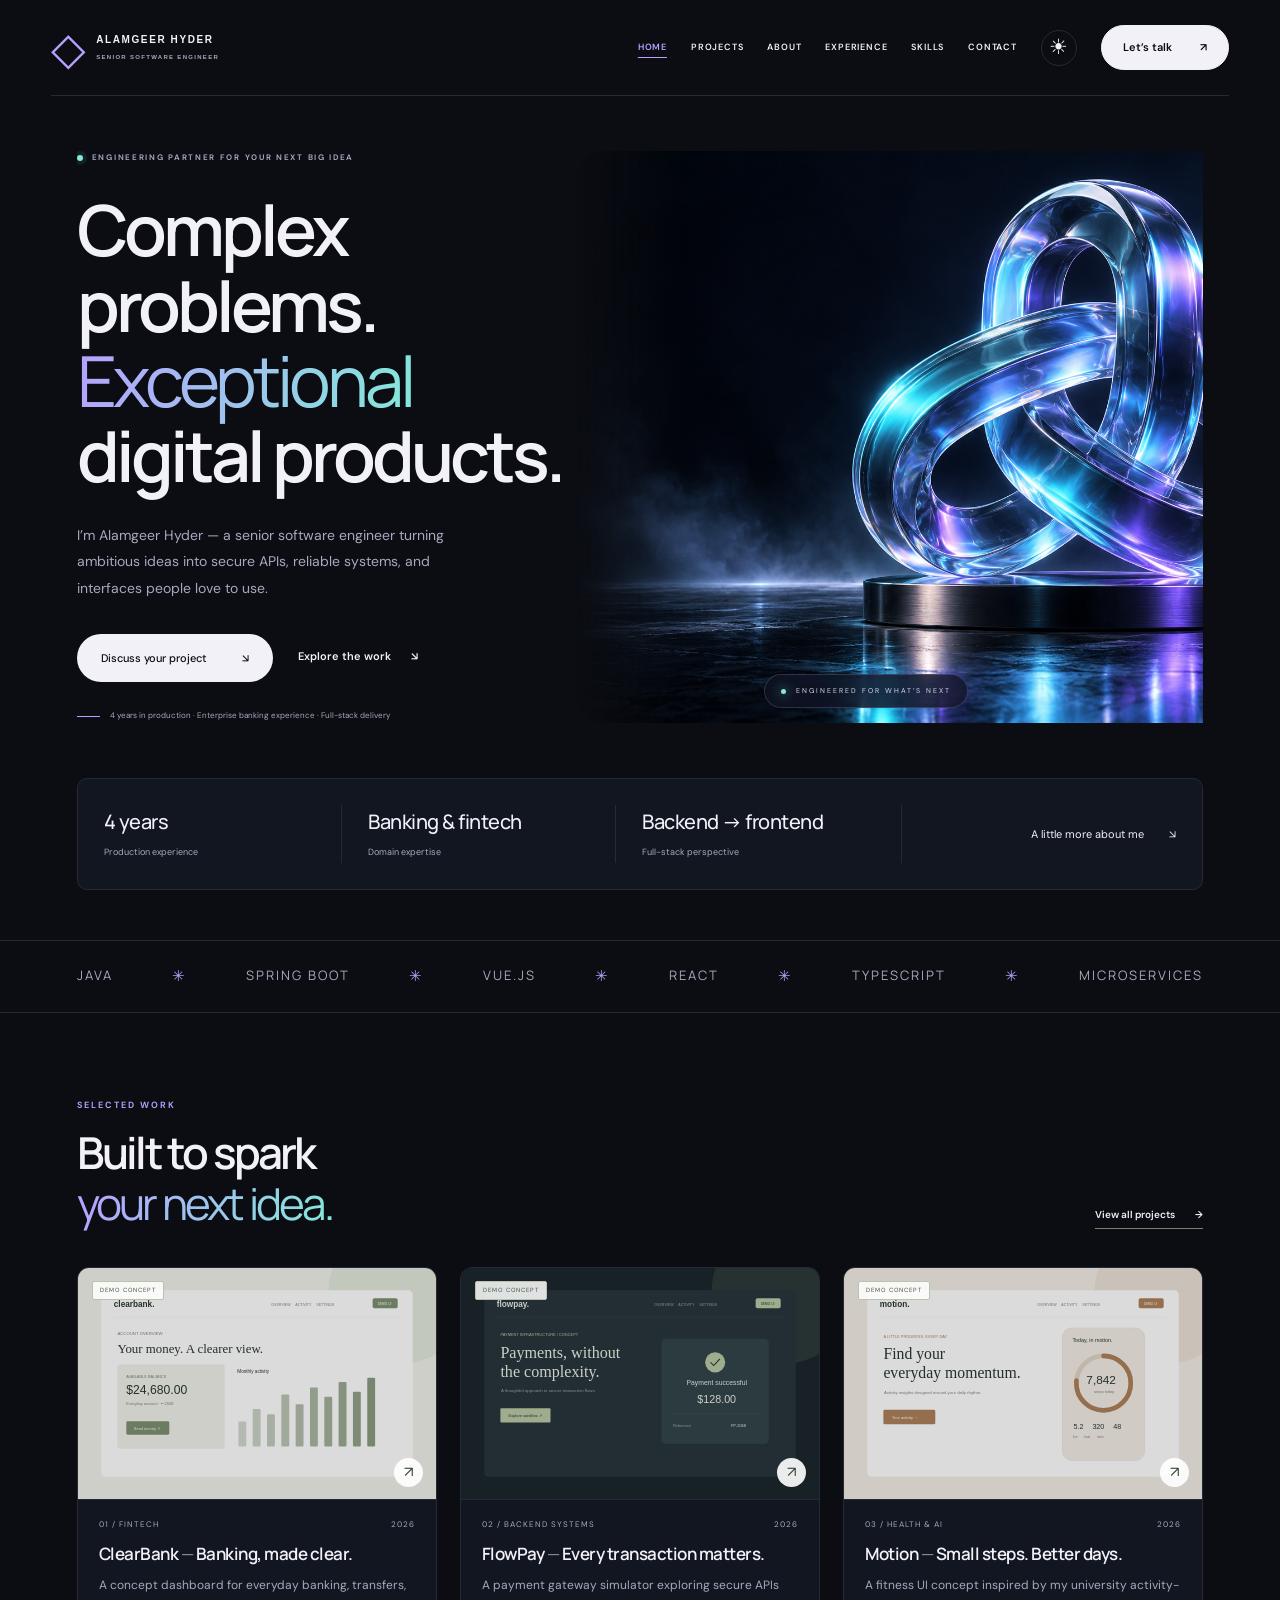
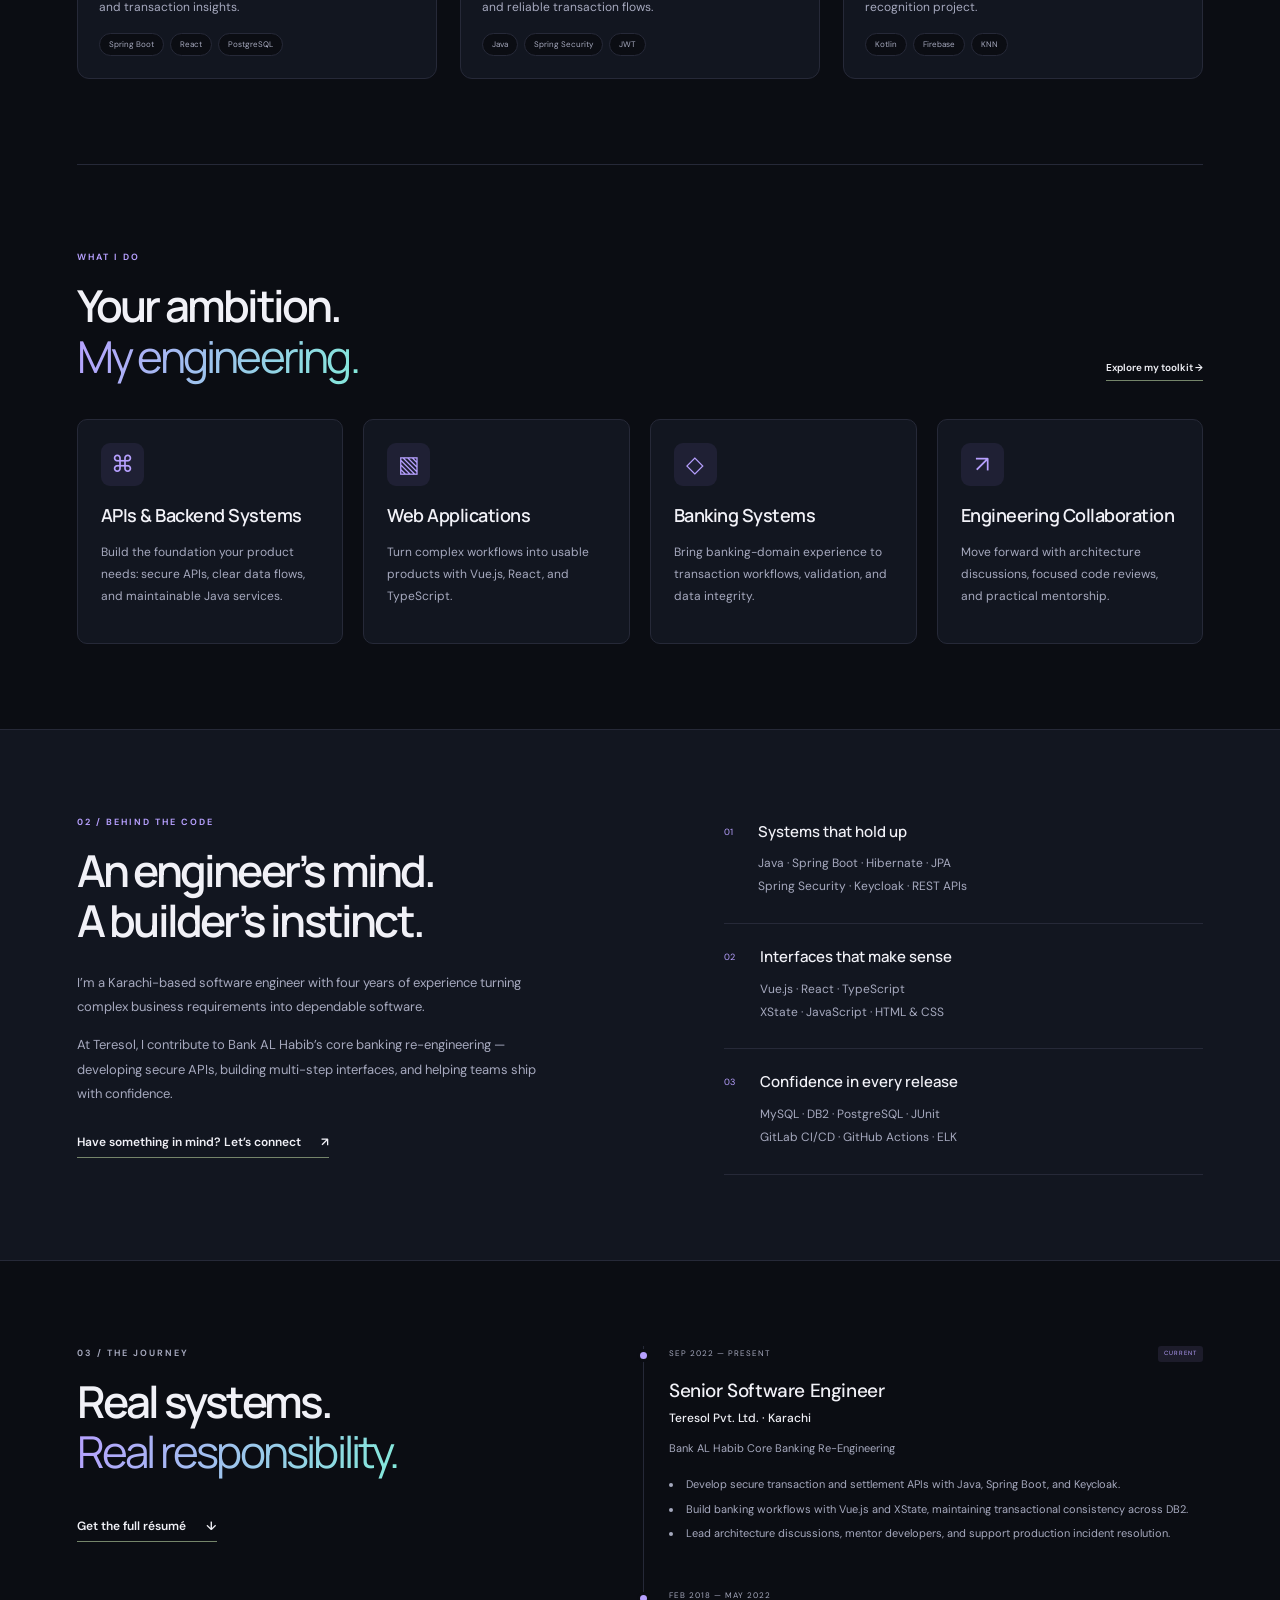
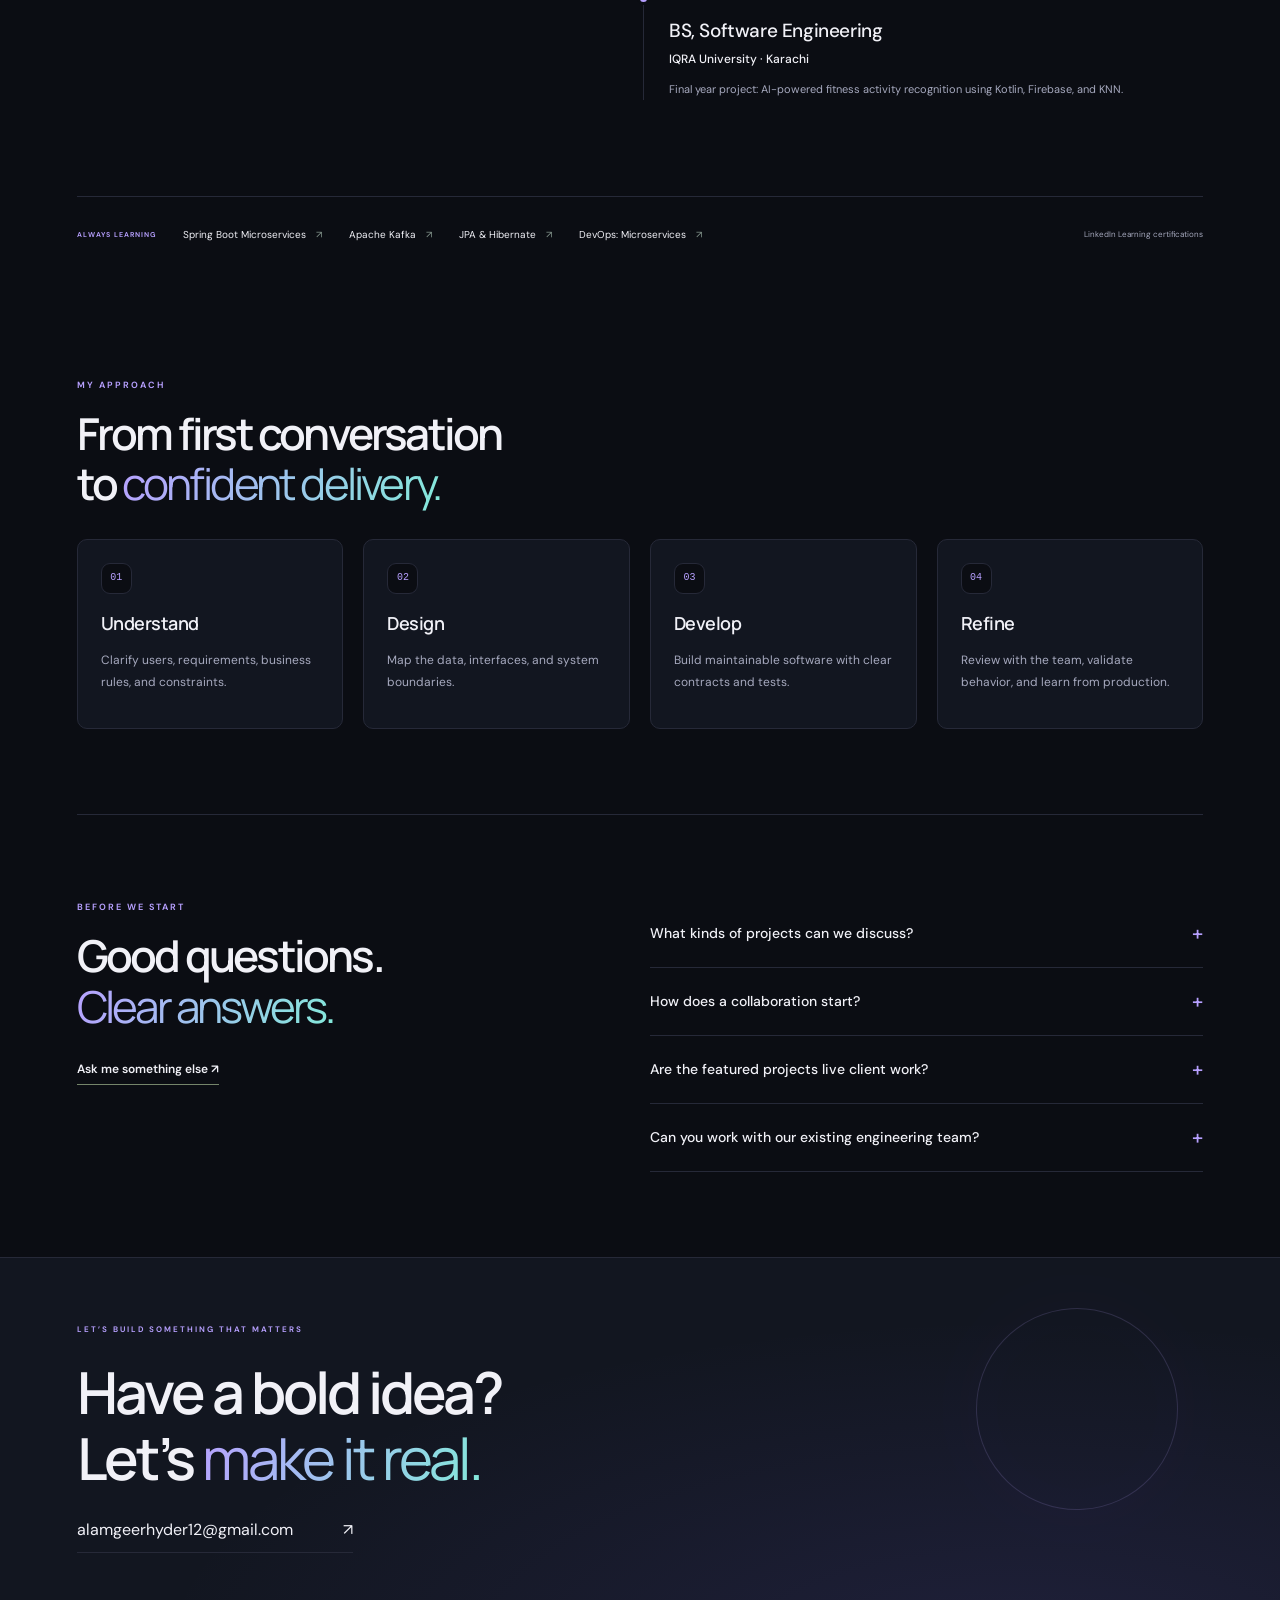
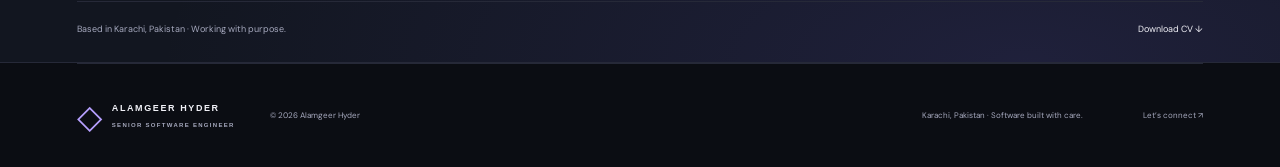
<file: index.html>
<!DOCTYPE html>
<html lang="en">
<head>
  <meta charset="UTF-8"><meta name="viewport" content="width=device-width, initial-scale=1">
  <meta name="description" content="Alamgeer Hyder — Senior Software Engineer in Karachi, specializing in Java, Spring Boot, microservices, and secure banking systems.">
  <title>Alamgeer Hyder — Software Engineer</title>
  <script src="theme.js"></script><link rel="stylesheet" href="styles.css"><link rel="stylesheet" href="design.css"><link rel="stylesheet" href="premium.css">
</head>
<body>
  <header class="header"><a class="brand identity" href="index.html" aria-label="Alamgeer Hyder home"><span class="brand-symbol">◇</span><span class="brand-name">ALAMGEER HYDER<small>SENIOR SOFTWARE ENGINEER</small></span></a><nav aria-label="Main navigation"><a href="index.html">Home</a><a href="projects.html">Projects</a><a href="about.html">About</a><a href="experience.html">Experience</a><a href="skills.html">Skills</a><a href="contact.html">Contact</a></nav><button class="theme-toggle" type="button" aria-label="Switch to night mode" aria-pressed="false"><span aria-hidden="true">☾</span></button><a class="nav-contact" href="contact.html">Let’s talk <span>↗</span></a></header>
  <main>
    <section id="home" class="hero wrap">
      <div class="hero-copy"><p class="eyebrow"><span class="status-dot"></span> ENGINEERING PARTNER FOR YOUR NEXT BIG IDEA</p><h1>Complex problems.<br><em>Exceptional</em><br>digital products.</h1><p class="intro">I’m Alamgeer Hyder — a senior software engineer turning ambitious ideas into secure APIs, reliable systems, and interfaces people love to use.</p><div class="hero-actions"><a class="button primary" href="contact.html">Discuss your project <span>↘</span></a><a class="text-link" href="#work">Explore the work <span>↘</span></a></div><div class="hero-note"><span class="tiny-line"></span> 4 years in production · Enterprise banking experience · Full-stack delivery</div></div>
      <div class="hero-art editorial-art premium-art"><img src="assets/ai-engineering.png" alt="AI-generated glass architecture sculpture with cyan and violet studio lighting" width="700" height="700"><span class="art-caption"><i></i> ENGINEERED FOR WHAT’S NEXT</span></div></section>
    <div class="facts wrap"><div><strong>4 years</strong><span>Production experience</span></div><div><strong>Banking & fintech</strong><span>Domain expertise</span></div><div><strong>Backend → frontend</strong><span>Full-stack perspective</span></div><a href="#about">A little more about me <span>↘</span></a></div>
    <div class="tech-band" aria-label="Core technologies"><div><span>JAVA</span><b>✳</b><span>SPRING BOOT</span><b>✳</b><span>VUE.JS</span><b>✳</b><span>REACT</span><b>✳</b><span>TYPESCRIPT</span><b>✳</b><span>MICROSERVICES</span></div></div><section id="work" class="work section wrap"><div class="section-heading"><div><p class="eyebrow">SELECTED WORK</p><h2>Built to spark<br><em>your next idea.</em></h2></div><a class="text-link" href="projects.html">View all projects <span>→</span></a></div><div class="project-grid">
      <article class="project"><a class="project-visual bank-visual" href="project-banking.html" aria-label="View ClearBank demo concept"><img src="assets/banking-overview.svg" alt="Banking project interface concept with fictional data" width="1000" height="650" loading="lazy"><span class="visual-chip">DEMO CONCEPT</span><span class="project-open">↗</span></a><div class="project-meta"><span>01 / FINTECH</span><span>2026</span></div><h3>ClearBank <span>—</span> Banking, made clear.</h3><p>A concept dashboard for everyday banking, transfers, and transaction insights.</p><div class="tags"><span>Spring Boot</span><span>React</span><span>PostgreSQL</span></div></article>
      <article class="project"><a class="project-visual flow-visual" href="project-payments.html" aria-label="View FlowPay demo concept"><img src="assets/payments-overview.svg" alt="Payments project interface concept with fictional data" width="1000" height="650" loading="lazy"><span class="visual-chip">DEMO CONCEPT</span><span class="project-open">↗</span></a><div class="project-meta"><span>02 / BACKEND SYSTEMS</span><span>2026</span></div><h3>FlowPay <span>—</span> Every transaction matters.</h3><p>A payment gateway simulator exploring secure APIs and reliable transaction flows.</p><div class="tags"><span>Java</span><span>Spring Security</span><span>JWT</span></div></article>
      <article class="project"><a class="project-visual fitness-visual" href="project-fitness.html" aria-label="View Motion demo concept"><img src="assets/fitness-overview.svg" alt="Fitness project interface concept with fictional data" width="1000" height="650" loading="lazy"><span class="visual-chip">DEMO CONCEPT</span><span class="project-open">↗</span></a><div class="project-meta"><span>03 / HEALTH & AI</span><span>2026</span></div><h3>Motion <span>—</span> Small steps. Better days.</h3><p>A fitness UI concept inspired by my university activity-recognition project.</p><div class="tags"><span>Kotlin</span><span>Firebase</span><span>KNN</span></div></article>
    </div></section>
    <section class="wrap section services-section"><div class="section-heading"><div><p class="eyebrow">WHAT I DO</p><h2>Your ambition.<br><em>My engineering.</em></h2></div><a class="text-link" href="skills.html">Explore my toolkit →</a></div><div class="service-grid"><article><span class="service-icon">⌘</span><h3>APIs & Backend Systems</h3><p>Build the foundation your product needs: secure APIs, clear data flows, and maintainable Java services.</p></article><article><span class="service-icon">▧</span><h3>Web Applications</h3><p>Turn complex workflows into usable products with Vue.js, React, and TypeScript.</p></article><article><span class="service-icon">◇</span><h3>Banking Systems</h3><p>Bring banking-domain experience to transaction workflows, validation, and data integrity.</p></article><article><span class="service-icon">↗</span><h3>Engineering Collaboration</h3><p>Move forward with architecture discussions, focused code reviews, and practical mentorship.</p></article></div></section><section id="about" class="about section"><div class="wrap about-grid"><div><p class="eyebrow">02 / BEHIND THE CODE</p><h2>An engineer’s mind.<br>A builder’s instinct.</h2><p>I’m a Karachi-based software engineer with four years of experience turning complex business requirements into dependable software.</p><p>At Teresol, I contribute to Bank AL Habib’s core banking re-engineering — developing secure APIs, building multi-step interfaces, and helping teams ship with confidence.</p><a class="text-link" href="mailto:alamgeerhyder12@gmail.com">Have something in mind? Let’s connect <span>↗</span></a></div><div class="skills"><div><span>01</span><section><h3>Systems that hold up</h3><p>Java · Spring Boot · Hibernate · JPA<br>Spring Security · Keycloak · REST APIs</p></section></div><div><span>02</span><section><h3>Interfaces that make sense</h3><p>Vue.js · React · TypeScript<br>XState · JavaScript · HTML & CSS</p></section></div><div><span>03</span><section><h3>Confidence in every release</h3><p>MySQL · DB2 · PostgreSQL · JUnit<br>GitLab CI/CD · GitHub Actions · ELK</p></section></div></div></div></section>
    <section id="experience" class="section wrap experience"><div><p class="eyebrow">03 / THE JOURNEY</p><h2>Real systems.<br><em>Real responsibility.</em></h2><a class="text-link" href="assets/alamgeer-hyder-cv.pdf" download>Get the full résumé <span>↓</span></a></div><div class="timeline"><article><div class="timeline-top"><span>SEP 2022 — PRESENT</span><span class="pill">CURRENT</span></div><h3>Senior Software Engineer</h3><h4>Teresol Pvt. Ltd. · Karachi</h4><p>Bank AL Habib Core Banking Re-Engineering</p><ul><li>Develop secure transaction and settlement APIs with Java, Spring Boot, and Keycloak.</li><li>Build banking workflows with Vue.js and XState, maintaining transactional consistency across DB2.</li><li>Lead architecture discussions, mentor developers, and support production incident resolution.</li></ul></article><article><div class="timeline-top"><span>FEB 2018 — MAY 2022</span></div><h3>BS, Software Engineering</h3><h4>IQRA University · Karachi</h4><p>Final year project: AI-powered fitness activity recognition using Kotlin, Firebase, and KNN.</p></article></div></section>
    <section class="credentials wrap"><p class="eyebrow">ALWAYS LEARNING</p><p>Spring Boot Microservices <span>↗</span></p><p>Apache Kafka <span>↗</span></p><p>JPA & Hibernate <span>↗</span></p><p>DevOps: Microservices <span>↗</span></p><small>LinkedIn Learning certifications</small></section>
    <section class="wrap section process-section"><p class="eyebrow">MY APPROACH</p><h2>From first conversation<br>to <em>confident delivery.</em></h2><div class="service-grid"><article><span class="step-number">01</span><h3>Understand</h3><p>Clarify users, requirements, business rules, and constraints.</p></article><article><span class="step-number">02</span><h3>Design</h3><p>Map the data, interfaces, and system boundaries.</p></article><article><span class="step-number">03</span><h3>Develop</h3><p>Build maintainable software with clear contracts and tests.</p></article><article><span class="step-number">04</span><h3>Refine</h3><p>Review with the team, validate behavior, and learn from production.</p></article></div></section><section class="wrap section faq-section"><div><p class="eyebrow">BEFORE WE START</p><h2>Good questions.<br><em>Clear answers.</em></h2><a class="text-link" href="contact.html">Ask me something else ↗</a></div><div class="faq-list"><details><summary>What kinds of projects can we discuss?</summary><p>Java and Spring Boot backends, REST APIs, full-stack web applications, and complex business workflows. My strongest production experience is in enterprise banking.</p></details><details><summary>How does a collaboration start?</summary><p>Send me a short description of the problem, your timeline, and your existing stack. We can discuss scope, technical needs, and whether the project is a good fit before agreeing on delivery.</p></details><details><summary>Are the featured projects live client work?</summary><p>No. ClearBank, FlowPay, and Motion are clearly labeled portfolio concepts. They illustrate design and technical thinking; my professional experience is described on the Experience page.</p></details><details><summary>Can you work with our existing engineering team?</summary><p>My experience includes cross-functional Agile delivery, architecture discussions, code reviews, developer mentorship, and production troubleshooting.</p></details></div></section><section id="contact" class="contact"><div class="wrap"><p class="eyebrow">LET’S BUILD SOMETHING THAT MATTERS</p><h2>Have a bold idea?<br>Let’s <em>make it real.</em></h2><a href="mailto:alamgeerhyder12@gmail.com">alamgeerhyder12@gmail.com <span>↗</span></a><div class="contact-bottom"><span>Based in Karachi, Pakistan · Working with purpose.</span><a href="assets/alamgeer-hyder-cv.pdf" download>Download CV ↓</a></div></div></section>
  </main><footer class="wrap"><a class="brand identity" href="index.html" aria-label="Alamgeer Hyder home"><span class="brand-symbol">◇</span><span class="brand-name">ALAMGEER HYDER<small>SENIOR SOFTWARE ENGINEER</small></span></a><span>© 2026 Alamgeer Hyder</span><span>Karachi, Pakistan · Software built with care.</span><a href="contact.html">Let’s connect ↗</a></footer>

  <script src="pages.js"></script>
<div class="scroll-progress" aria-hidden="true"></div></body>
</file>
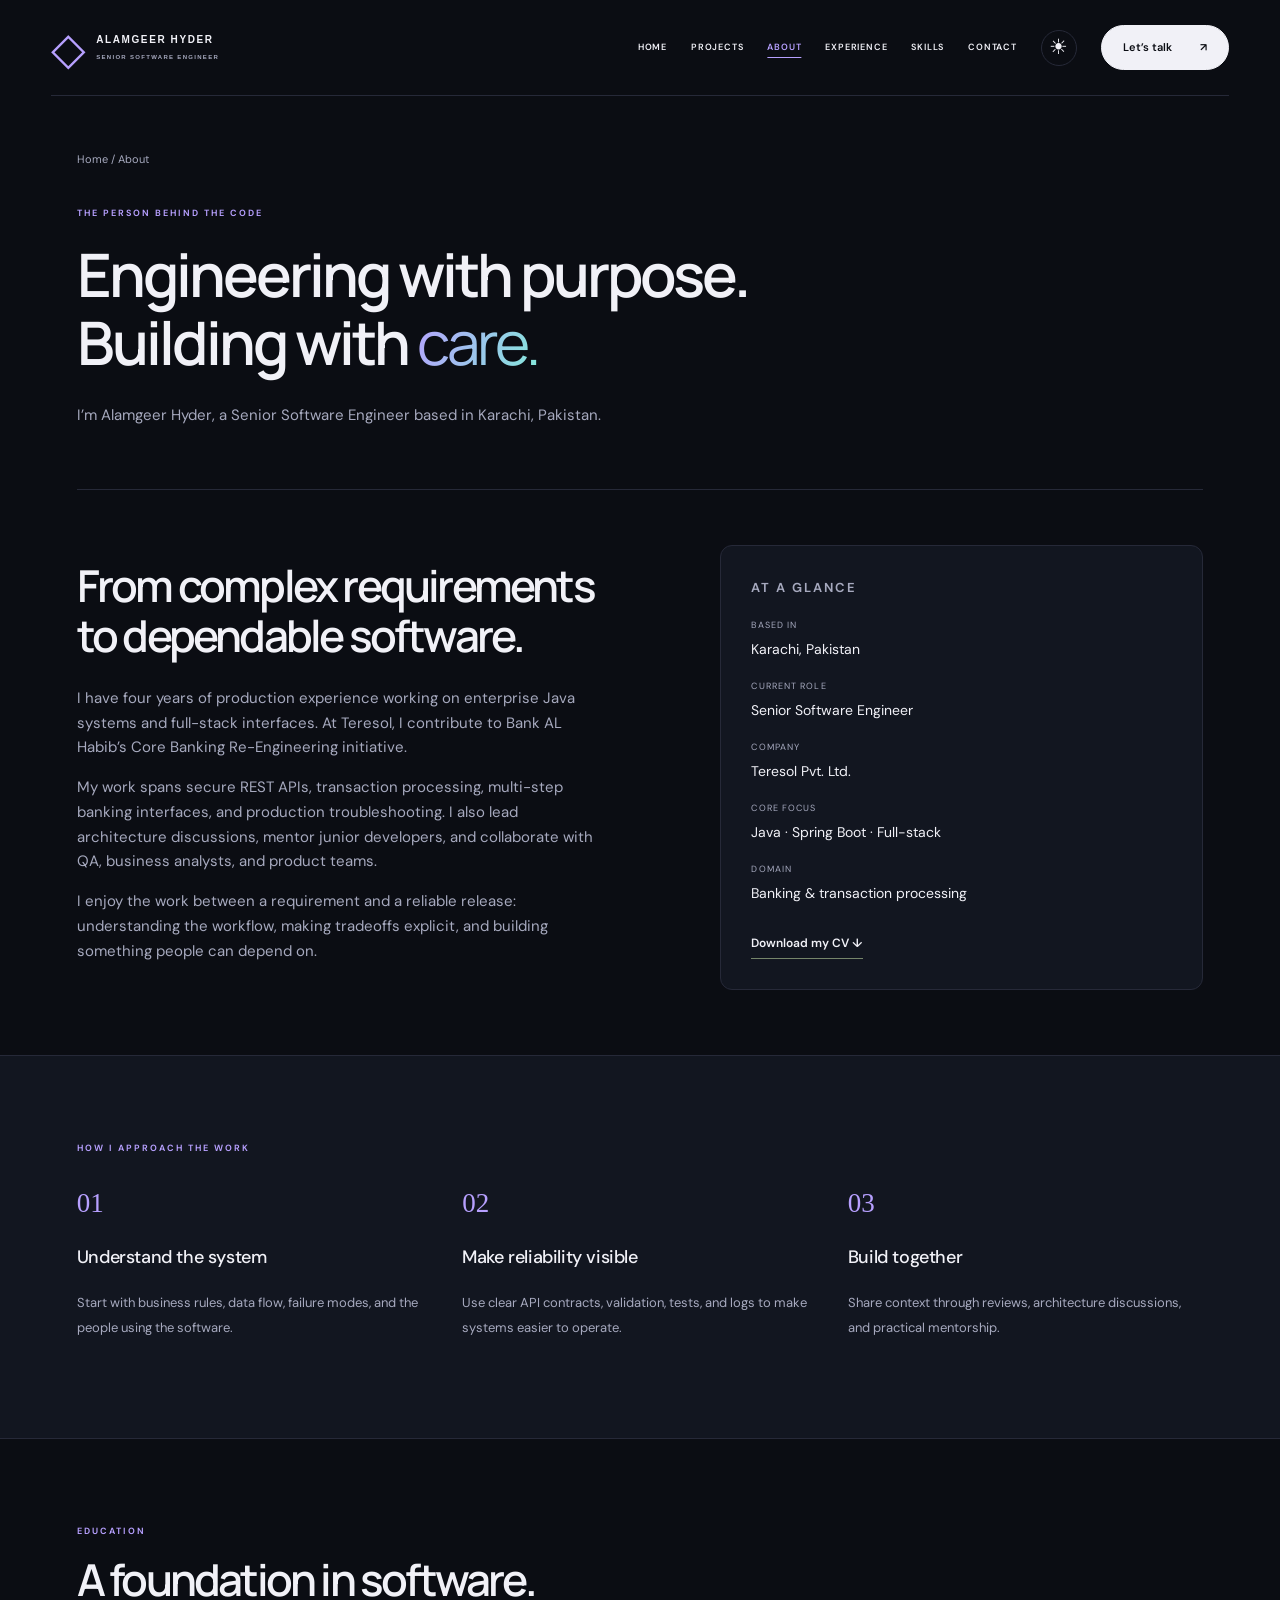
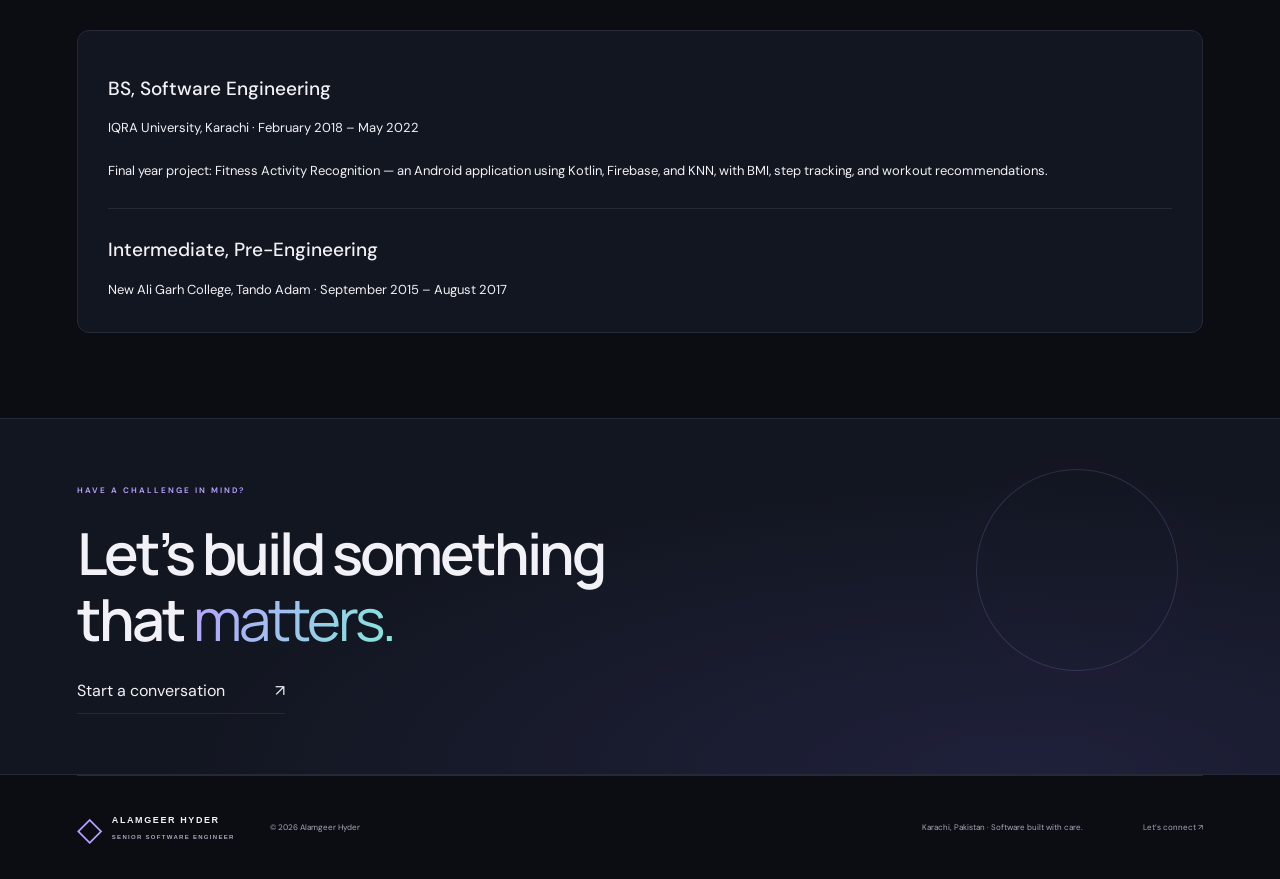
<file: about.html>
<!DOCTYPE html><html lang="en"><head><meta charset="UTF-8"><meta name="viewport" content="width=device-width, initial-scale=1"><meta name="description" content="I’m Alamgeer Hyder, a Senior Software Engineer based in Karachi, Pakistan."><title>About — Alamgeer Hyder</title><script src="theme.js"></script><link rel="stylesheet" href="styles.css"><link rel="stylesheet" href="design.css"><link rel="stylesheet" href="premium.css"></head><body><header class="header"><a class="brand identity" href="index.html" aria-label="Alamgeer Hyder home"><span class="brand-symbol">◇</span><span class="brand-name">ALAMGEER HYDER<small>SENIOR SOFTWARE ENGINEER</small></span></a><nav aria-label="Main navigation"><a href="index.html">Home</a><a href="projects.html">Projects</a><a href="about.html">About</a><a href="experience.html">Experience</a><a href="skills.html">Skills</a><a href="contact.html">Contact</a></nav><button class="theme-toggle" type="button" aria-label="Switch to night mode" aria-pressed="false"><span aria-hidden="true">☾</span></button><a class="nav-contact" href="contact.html">Let’s talk <span>↗</span></a></header><main><section class="page-intro wrap"><a class="breadcrumb" href="index.html">Home / About</a><p class="eyebrow">THE PERSON BEHIND THE CODE</p><h1>Engineering with purpose.<br>Building with <em>care.</em></h1><p class="page-lead">I’m Alamgeer Hyder, a Senior Software Engineer based in Karachi, Pakistan.</p></section><section class="wrap page-section split-content"><div><h2>From complex requirements<br>to dependable software.</h2><p>I have four years of production experience working on enterprise Java systems and full-stack interfaces. At Teresol, I contribute to Bank AL Habib’s Core Banking Re-Engineering initiative.</p><p>My work spans secure REST APIs, transaction processing, multi-step banking interfaces, and production troubleshooting. I also lead architecture discussions, mentor junior developers, and collaborate with QA, business analysts, and product teams.</p><p>I enjoy the work between a requirement and a reliable release: understanding the workflow, making tradeoffs explicit, and building something people can depend on.</p></div><aside class="info-panel"><p class="eyebrow">AT A GLANCE</p><dl><dt>Based in</dt><dd>Karachi, Pakistan</dd><dt>Current role</dt><dd>Senior Software Engineer</dd><dt>Company</dt><dd>Teresol Pvt. Ltd.</dd><dt>Core focus</dt><dd>Java · Spring Boot · Full-stack</dd><dt>Domain</dt><dd>Banking & transaction processing</dd></dl><a class="text-link" href="assets/alamgeer-hyder-cv.pdf" download>Download my CV ↓</a></aside></section><section class="about section"><div class="wrap"><p class="eyebrow">HOW I APPROACH THE WORK</p><div class="content-grid"><article><span class="number">01</span><h3>Understand the system</h3><p>Start with business rules, data flow, failure modes, and the people using the software.</p></article><article><span class="number">02</span><h3>Make reliability visible</h3><p>Use clear API contracts, validation, tests, and logs to make systems easier to operate.</p></article><article><span class="number">03</span><h3>Build together</h3><p>Share context through reviews, architecture discussions, and practical mentorship.</p></article></div></div></section><section class="wrap section"><p class="eyebrow">EDUCATION</p><h2>A foundation in software.</h2><div class="info-panel"><h3>BS, Software Engineering</h3><p>IQRA University, Karachi · February 2018 – May 2022</p><p>Final year project: Fitness Activity Recognition — an Android application using Kotlin, Firebase, and KNN, with BMI, step tracking, and workout recommendations.</p><hr><h3>Intermediate, Pre-Engineering</h3><p>New Ali Garh College, Tando Adam · September 2015 – August 2017</p></div></section><section class="contact compact-contact"><div class="wrap"><p class="eyebrow">HAVE A CHALLENGE IN MIND?</p><h2>Let’s build something<br>that <em>matters.</em></h2><a href="contact.html">Start a conversation <span>↗</span></a></div></section></main><footer class="wrap"><a class="brand identity" href="index.html" aria-label="Alamgeer Hyder home"><span class="brand-symbol">◇</span><span class="brand-name">ALAMGEER HYDER<small>SENIOR SOFTWARE ENGINEER</small></span></a><span>© 2026 Alamgeer Hyder</span><span>Karachi, Pakistan · Software built with care.</span><a href="contact.html">Let’s connect ↗</a></footer><script src="pages.js"></script><div class="scroll-progress" aria-hidden="true"></div></body></html>
</file>
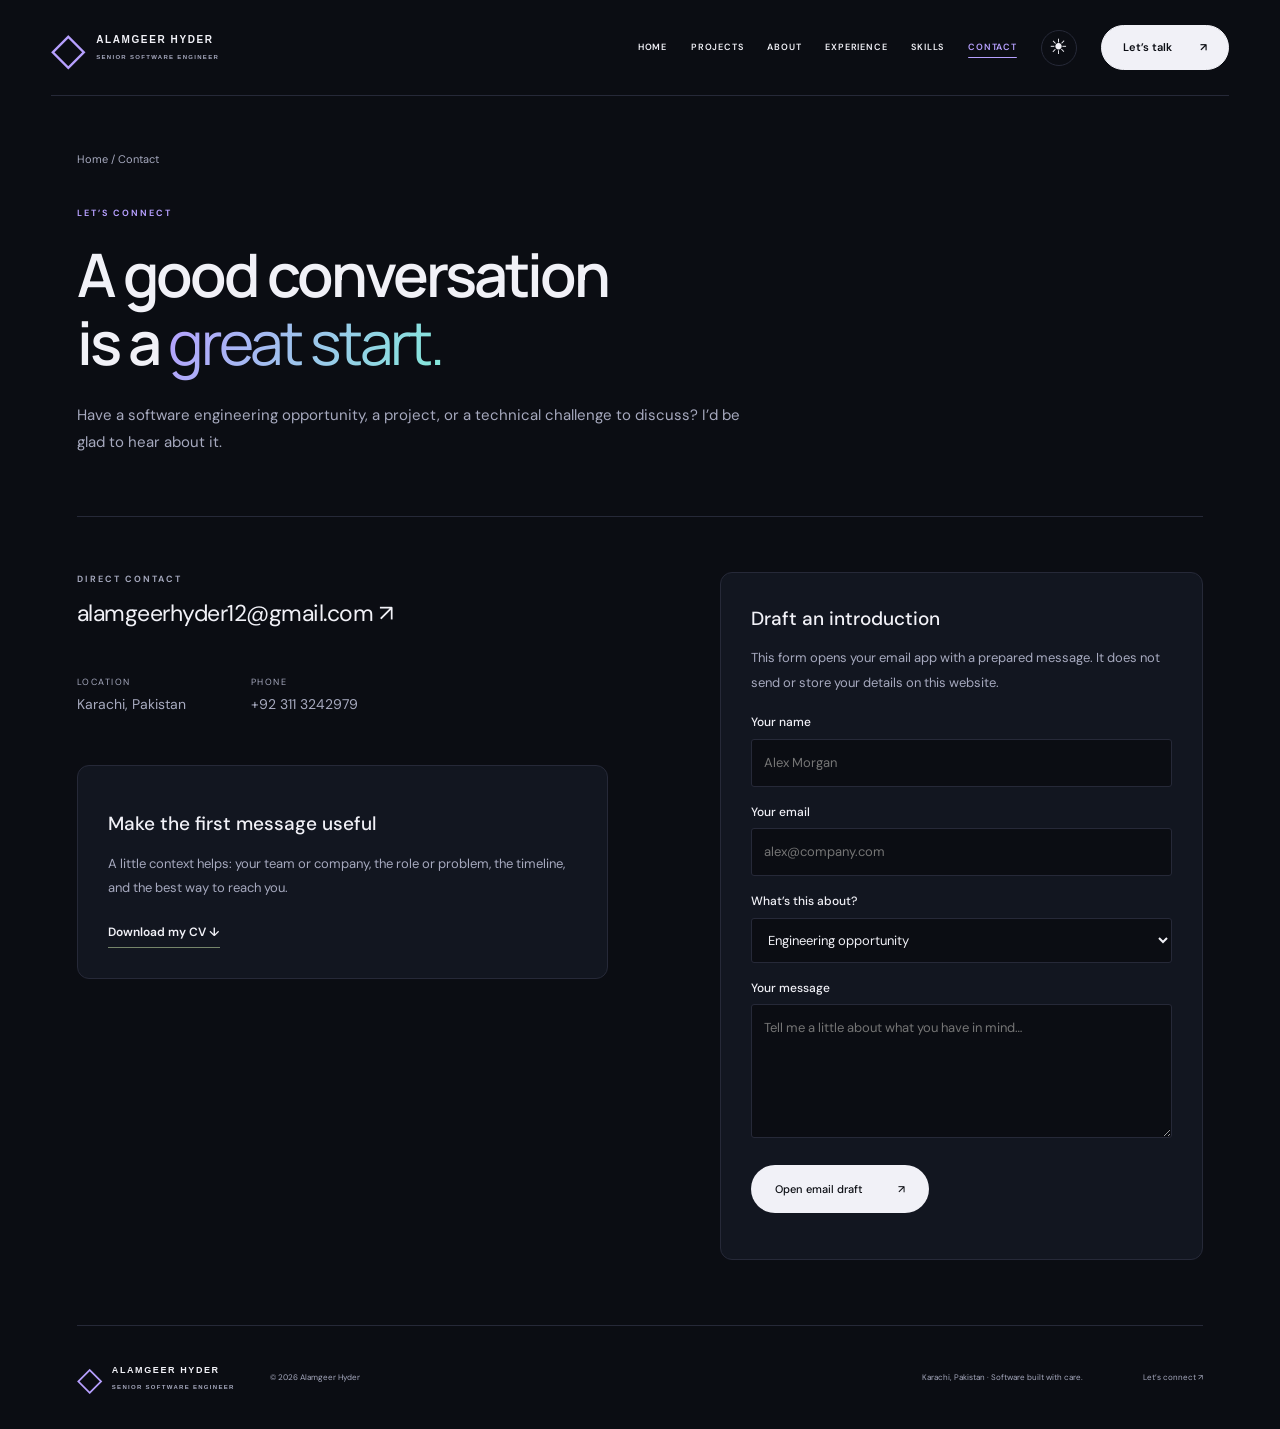
<file: contact.html>
<!DOCTYPE html><html lang="en"><head><meta charset="UTF-8"><meta name="viewport" content="width=device-width, initial-scale=1"><meta name="description" content="Have a software engineering opportunity, a project, or a technical challenge to discuss? I’d be glad to hear about it."><title>Contact — Alamgeer Hyder</title><script src="theme.js"></script><link rel="stylesheet" href="styles.css"><link rel="stylesheet" href="design.css"><link rel="stylesheet" href="premium.css"></head><body><header class="header"><a class="brand identity" href="index.html" aria-label="Alamgeer Hyder home"><span class="brand-symbol">◇</span><span class="brand-name">ALAMGEER HYDER<small>SENIOR SOFTWARE ENGINEER</small></span></a><nav aria-label="Main navigation"><a href="index.html">Home</a><a href="projects.html">Projects</a><a href="about.html">About</a><a href="experience.html">Experience</a><a href="skills.html">Skills</a><a href="contact.html">Contact</a></nav><button class="theme-toggle" type="button" aria-label="Switch to night mode" aria-pressed="false"><span aria-hidden="true">☾</span></button><a class="nav-contact" href="contact.html">Let’s talk <span>↗</span></a></header><main><section class="page-intro wrap"><a class="breadcrumb" href="index.html">Home / Contact</a><p class="eyebrow">LET’S CONNECT</p><h1>A good conversation<br>is a <em>great start.</em></h1><p class="page-lead">Have a software engineering opportunity, a project, or a technical challenge to discuss? I’d be glad to hear about it.</p></section><section class="wrap page-section split-content"><div><p class="eyebrow">DIRECT CONTACT</p><a class="contact-email" href="mailto:alamgeerhyder12@gmail.com">alamgeerhyder12@gmail.com ↗</a><div class="contact-options"><div><span>LOCATION</span><p>Karachi, Pakistan</p></div><div><span>PHONE</span><p><a href="tel:+923113242979">+92 311 3242979</a></p></div></div><div class="info-panel"><h3>Make the first message useful</h3><p>A little context helps: your team or company, the role or problem, the timeline, and the best way to reach you.</p><a class="text-link" href="assets/alamgeer-hyder-cv.pdf" download>Download my CV ↓</a></div></div><form id="contact-form" class="info-panel contact-form"><h3>Draft an introduction</h3><p>This form opens your email app with a prepared message. It does not send or store your details on this website.</p><label for="sender-name">Your name</label><input id="sender-name" name="name" autocomplete="name" required maxlength="100" placeholder="Alex Morgan"><label for="sender-email">Your email</label><input id="sender-email" name="email" type="email" autocomplete="email" required maxlength="200" placeholder="alex@company.com"><label for="subject">What’s this about?</label><select id="subject" name="subject"><option>Engineering opportunity</option><option>Project collaboration</option><option>Technical conversation</option></select><label for="message">Your message</label><textarea id="message" name="message" required rows="5" maxlength="4000" placeholder="Tell me a little about what you have in mind…"></textarea><button class="button primary" type="submit">Open email draft <span>↗</span></button><p id="form-status" role="status"></p></form></section></main><footer class="wrap"><a class="brand identity" href="index.html" aria-label="Alamgeer Hyder home"><span class="brand-symbol">◇</span><span class="brand-name">ALAMGEER HYDER<small>SENIOR SOFTWARE ENGINEER</small></span></a><span>© 2026 Alamgeer Hyder</span><span>Karachi, Pakistan · Software built with care.</span><a href="contact.html">Let’s connect ↗</a></footer><script src="pages.js"></script><div class="scroll-progress" aria-hidden="true"></div></body></html>
</file>
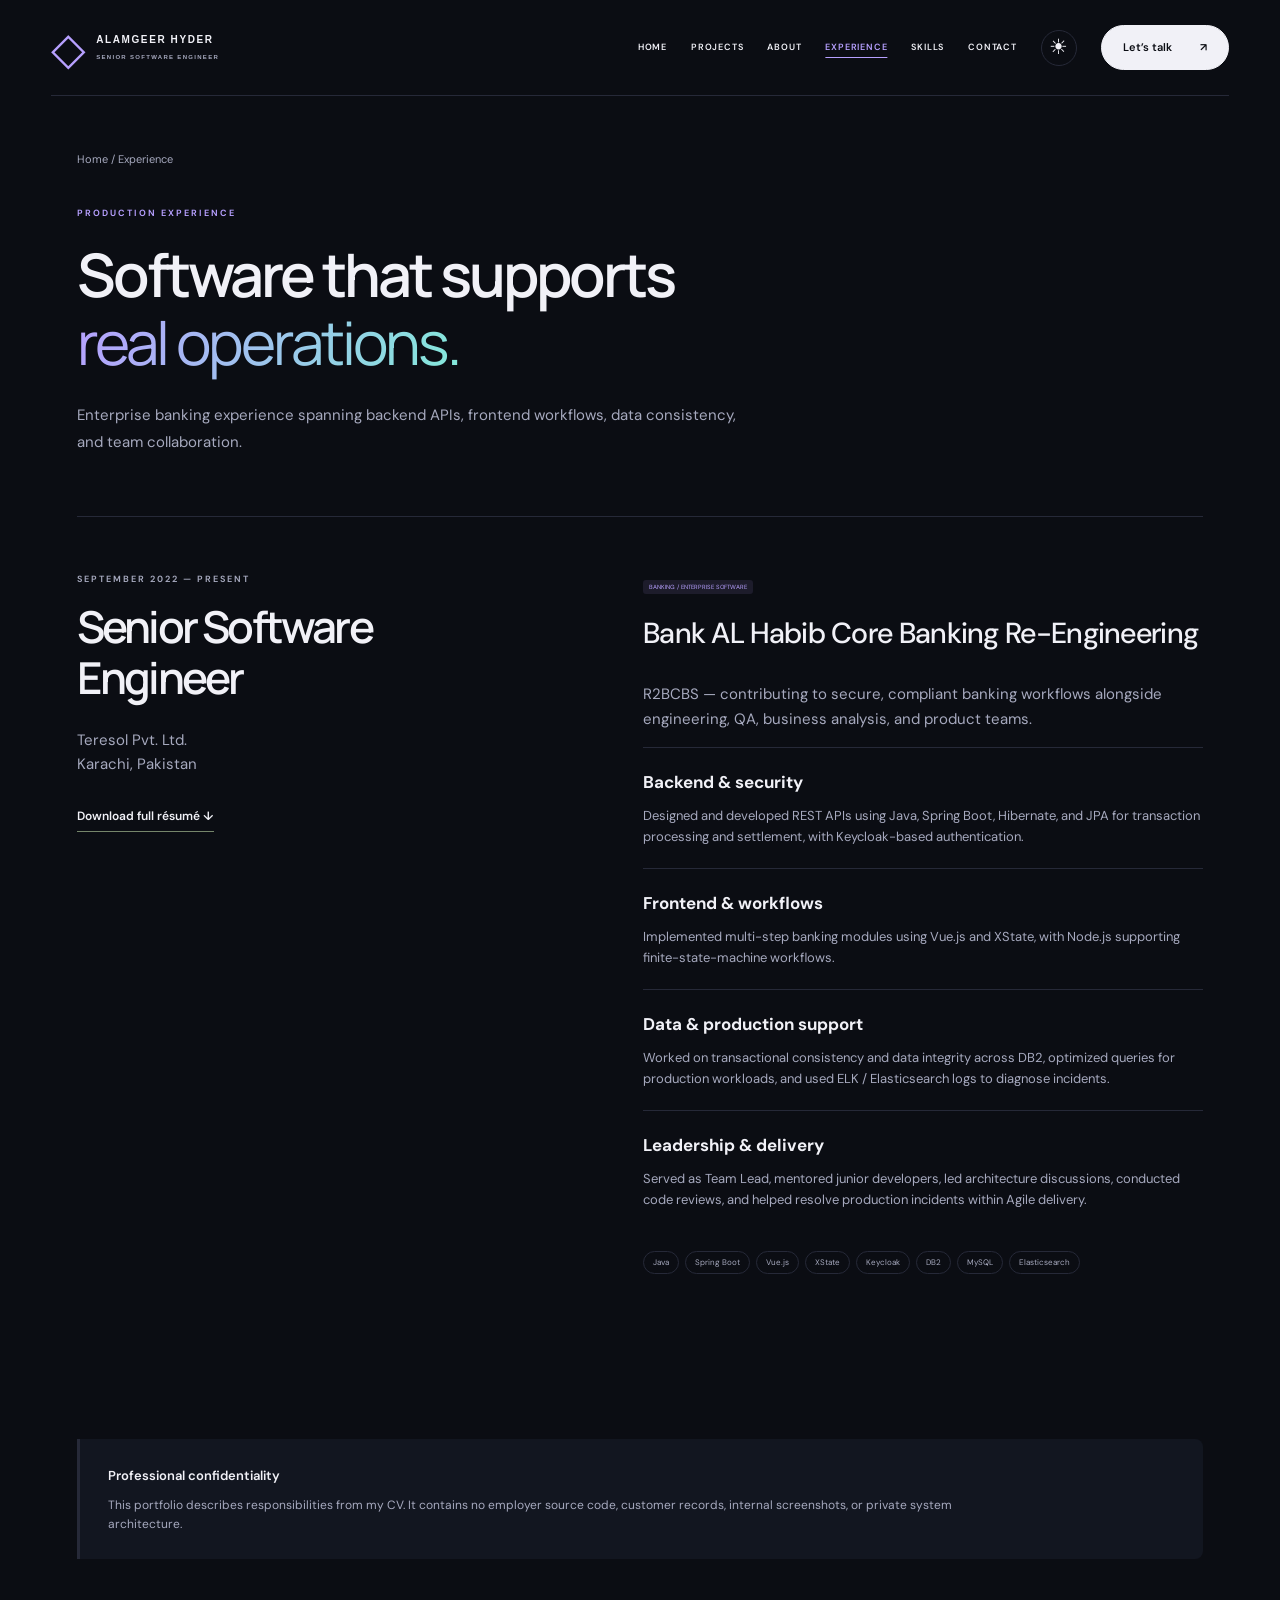
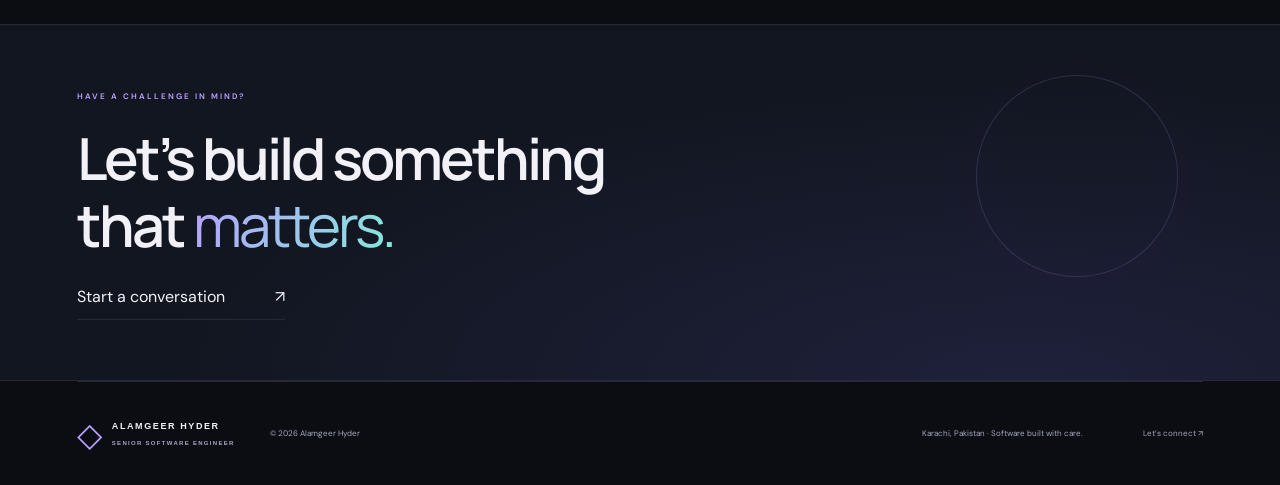
<file: experience.html>
<!DOCTYPE html><html lang="en"><head><meta charset="UTF-8"><meta name="viewport" content="width=device-width, initial-scale=1"><meta name="description" content="Enterprise banking experience spanning backend APIs, frontend workflows, data consistency, and team collaboration."><title>Experience — Alamgeer Hyder</title><script src="theme.js"></script><link rel="stylesheet" href="styles.css"><link rel="stylesheet" href="design.css"><link rel="stylesheet" href="premium.css"></head><body><header class="header"><a class="brand identity" href="index.html" aria-label="Alamgeer Hyder home"><span class="brand-symbol">◇</span><span class="brand-name">ALAMGEER HYDER<small>SENIOR SOFTWARE ENGINEER</small></span></a><nav aria-label="Main navigation"><a href="index.html">Home</a><a href="projects.html">Projects</a><a href="about.html">About</a><a href="experience.html">Experience</a><a href="skills.html">Skills</a><a href="contact.html">Contact</a></nav><button class="theme-toggle" type="button" aria-label="Switch to night mode" aria-pressed="false"><span aria-hidden="true">☾</span></button><a class="nav-contact" href="contact.html">Let’s talk <span>↗</span></a></header><main><section class="page-intro wrap"><a class="breadcrumb" href="index.html">Home / Experience</a><p class="eyebrow">PRODUCTION EXPERIENCE</p><h1>Software that supports<br><em>real operations.</em></h1><p class="page-lead">Enterprise banking experience spanning backend APIs, frontend workflows, data consistency, and team collaboration.</p></section><section class="wrap page-section experience"><aside><p class="eyebrow">SEPTEMBER 2022 — PRESENT</p><h2>Senior Software<br>Engineer</h2><p>Teresol Pvt. Ltd.<br>Karachi, Pakistan</p><a class="text-link" href="assets/alamgeer-hyder-cv.pdf" download>Download full résumé ↓</a></aside><div><span class="pill">BANKING / ENTERPRISE SOFTWARE</span><h3 class="large-title">Bank AL Habib Core Banking Re-Engineering</h3><p>R2BCBS — contributing to secure, compliant banking workflows alongside engineering, QA, business analysis, and product teams.</p><div class="responsibility"><h3>Backend & security</h3><p>Designed and developed REST APIs using Java, Spring Boot, Hibernate, and JPA for transaction processing and settlement, with Keycloak-based authentication.</p></div><div class="responsibility"><h3>Frontend & workflows</h3><p>Implemented multi-step banking modules using Vue.js and XState, with Node.js supporting finite-state-machine workflows.</p></div><div class="responsibility"><h3>Data & production support</h3><p>Worked on transactional consistency and data integrity across DB2, optimized queries for production workloads, and used ELK / Elasticsearch logs to diagnose incidents.</p></div><div class="responsibility"><h3>Leadership & delivery</h3><p>Served as Team Lead, mentored junior developers, led architecture discussions, conducted code reviews, and helped resolve production incidents within Agile delivery.</p></div><div class="tags"><span>Java</span><span>Spring Boot</span><span>Vue.js</span><span>XState</span><span>Keycloak</span><span>DB2</span><span>MySQL</span><span>Elasticsearch</span></div></div></section><section class="wrap page-section"><aside class="notice"><strong>Professional confidentiality</strong><p>This portfolio describes responsibilities from my CV. It contains no employer source code, customer records, internal screenshots, or private system architecture.</p></aside></section><section class="contact compact-contact"><div class="wrap"><p class="eyebrow">HAVE A CHALLENGE IN MIND?</p><h2>Let’s build something<br>that <em>matters.</em></h2><a href="contact.html">Start a conversation <span>↗</span></a></div></section></main><footer class="wrap"><a class="brand identity" href="index.html" aria-label="Alamgeer Hyder home"><span class="brand-symbol">◇</span><span class="brand-name">ALAMGEER HYDER<small>SENIOR SOFTWARE ENGINEER</small></span></a><span>© 2026 Alamgeer Hyder</span><span>Karachi, Pakistan · Software built with care.</span><a href="contact.html">Let’s connect ↗</a></footer><script src="pages.js"></script><div class="scroll-progress" aria-hidden="true"></div></body></html>
</file>
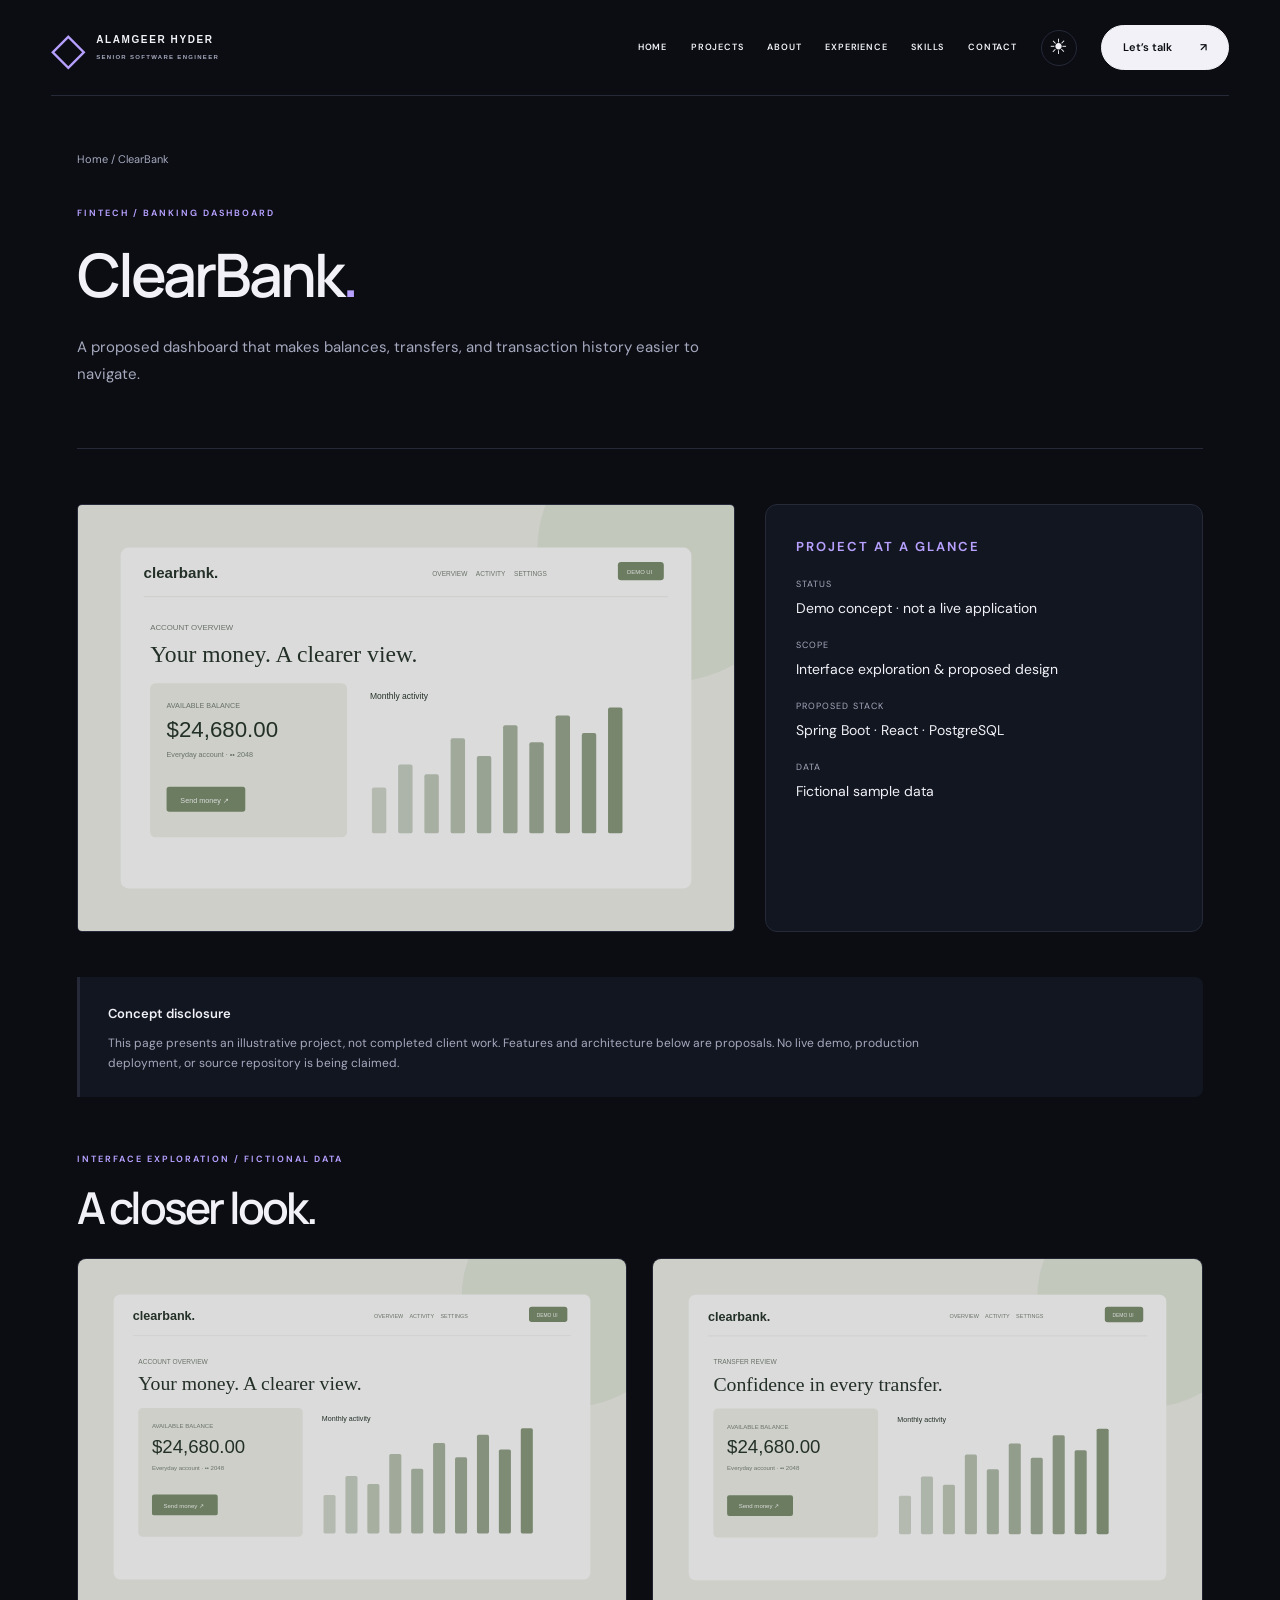
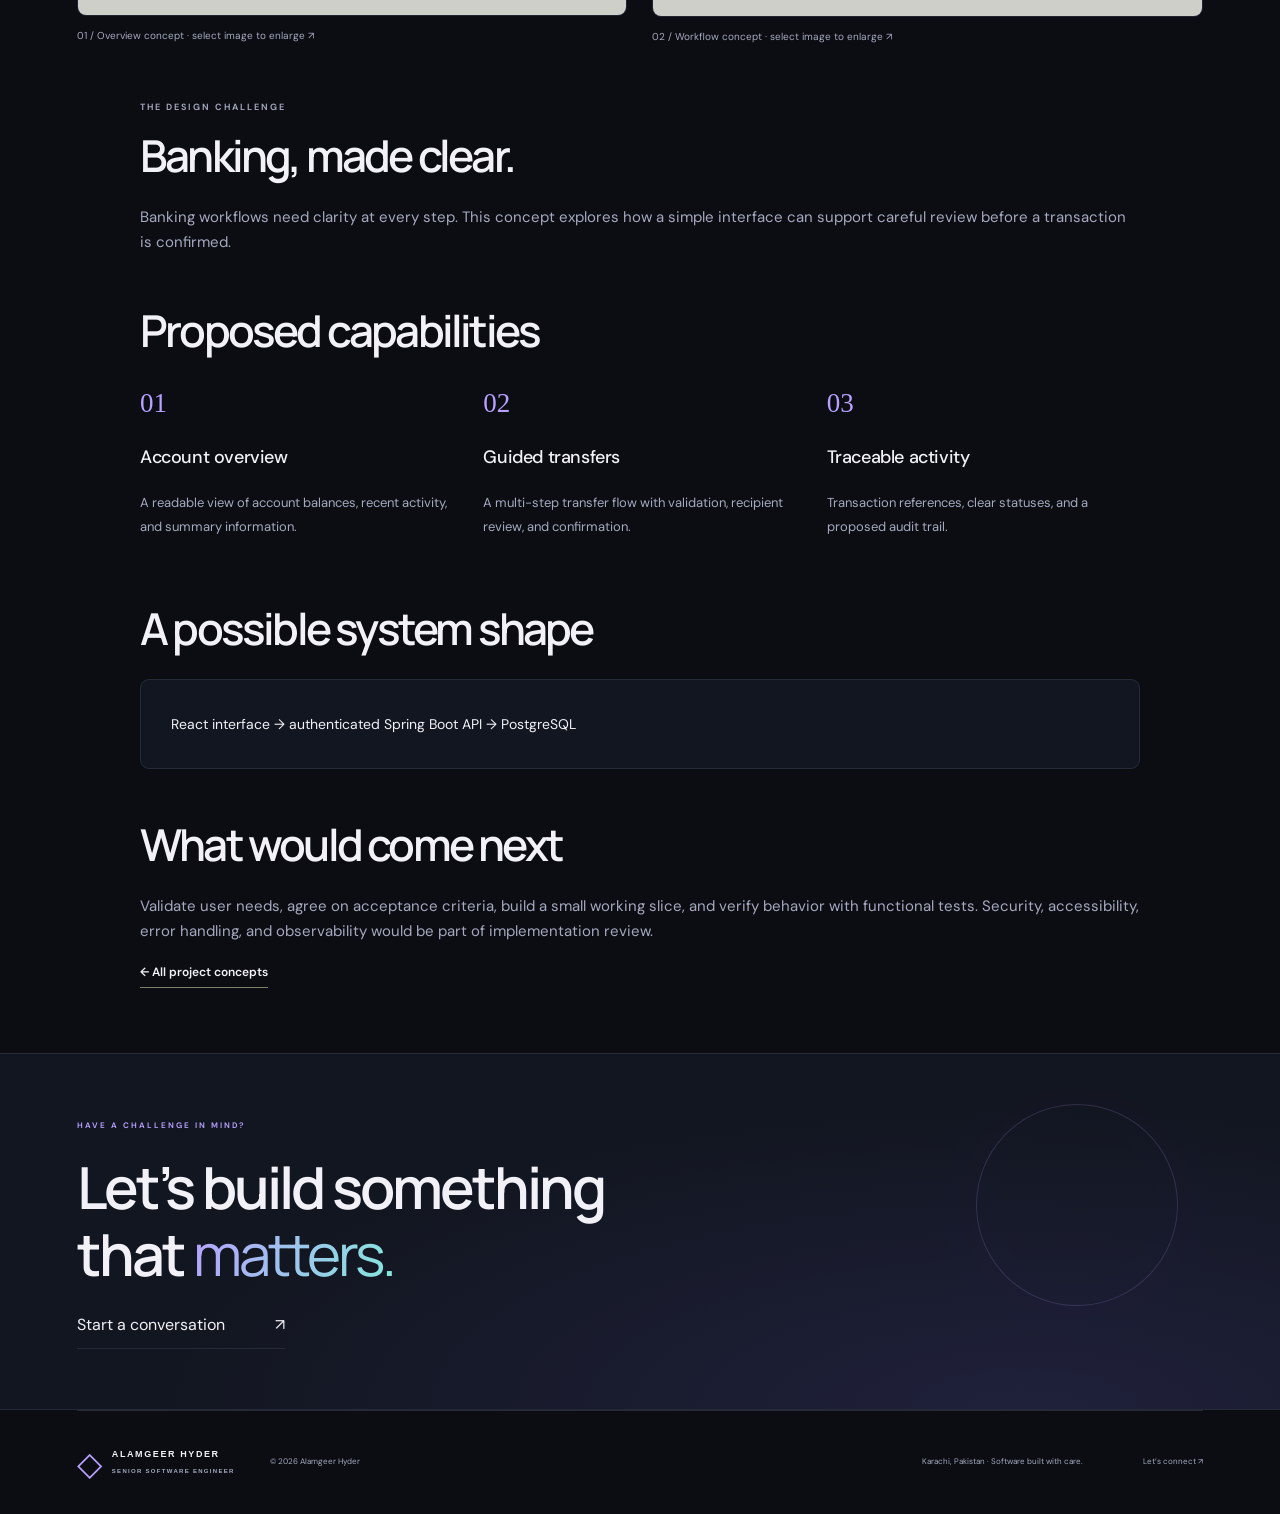
<file: project-banking.html>
<!DOCTYPE html><html lang="en"><head><meta charset="UTF-8"><meta name="viewport" content="width=device-width, initial-scale=1"><meta name="description" content="A proposed dashboard that makes balances, transfers, and transaction history easier to navigate."><title>ClearBank — Alamgeer Hyder</title><script src="theme.js"></script><link rel="stylesheet" href="styles.css"><link rel="stylesheet" href="design.css"><link rel="stylesheet" href="premium.css"></head><body><header class="header"><a class="brand identity" href="index.html" aria-label="Alamgeer Hyder home"><span class="brand-symbol">◇</span><span class="brand-name">ALAMGEER HYDER<small>SENIOR SOFTWARE ENGINEER</small></span></a><nav aria-label="Main navigation"><a href="index.html">Home</a><a href="projects.html">Projects</a><a href="about.html">About</a><a href="experience.html">Experience</a><a href="skills.html">Skills</a><a href="contact.html">Contact</a></nav><button class="theme-toggle" type="button" aria-label="Switch to night mode" aria-pressed="false"><span aria-hidden="true">☾</span></button><a class="nav-contact" href="contact.html">Let’s talk <span>↗</span></a></header><main><section class="page-intro wrap"><a class="breadcrumb" href="index.html">Home / ClearBank</a><p class="eyebrow">FINTECH / BANKING DASHBOARD</p><h1>ClearBank<span class="title-dot">.</span></h1><p class="page-lead">A proposed dashboard that makes balances, transfers, and transaction history easier to navigate.</p></section><section class="wrap page-section"><div class="case-layout"><div class="project-visual detail-visual"><img src="assets/banking-overview.svg" alt="Banking overview interface concept" width="1000" height="650"></div><aside class="info-panel"><p class="eyebrow">PROJECT AT A GLANCE</p><dl><dt>Status</dt><dd>Demo concept · not a live application</dd><dt>Scope</dt><dd>Interface exploration & proposed design</dd><dt>Proposed stack</dt><dd>Spring Boot · React · PostgreSQL</dd><dt>Data</dt><dd>Fictional sample data</dd></dl></aside></div><aside class="notice"><strong>Concept disclosure</strong><p>This page presents an illustrative project, not completed client work. Features and architecture below are proposals. No live demo, production deployment, or source repository is being claimed.</p></aside><section class="project-gallery"><p class="eyebrow">INTERFACE EXPLORATION / FICTIONAL DATA</p><h2>A closer look.</h2><div class="gallery-grid"><figure><a href="assets/banking-overview.svg" target="_blank" rel="noopener"><img src="assets/banking-overview.svg" alt="Banking overview design" width="1000" height="650" loading="lazy"></a><figcaption>01 / Overview concept · select image to enlarge ↗</figcaption></figure><figure><a href="assets/banking-detail.svg" target="_blank" rel="noopener"><img src="assets/banking-detail.svg" alt="Banking detailed workflow design" width="1000" height="650" loading="lazy"></a><figcaption>02 / Workflow concept · select image to enlarge ↗</figcaption></figure></div></section><div class="case-story"><p class="eyebrow">THE DESIGN CHALLENGE</p><h2>Banking, made clear.</h2><p>Banking workflows need clarity at every step. This concept explores how a simple interface can support careful review before a transaction is confirmed.</p><h2>Proposed capabilities</h2><div class="content-grid"><article><span class="number">01</span><h3>Account overview</h3><p>A readable view of account balances, recent activity, and summary information.</p></article><article><span class="number">02</span><h3>Guided transfers</h3><p>A multi-step transfer flow with validation, recipient review, and confirmation.</p></article><article><span class="number">03</span><h3>Traceable activity</h3><p>Transaction references, clear statuses, and a proposed audit trail.</p></article></div><h2>A possible system shape</h2><div class="architecture">React interface → authenticated Spring Boot API → PostgreSQL</div><h2>What would come next</h2><p>Validate user needs, agree on acceptance criteria, build a small working slice, and verify behavior with functional tests. Security, accessibility, error handling, and observability would be part of implementation review.</p><a class="text-link" href="projects.html">← All project concepts</a></div></section><section class="contact compact-contact"><div class="wrap"><p class="eyebrow">HAVE A CHALLENGE IN MIND?</p><h2>Let’s build something<br>that <em>matters.</em></h2><a href="contact.html">Start a conversation <span>↗</span></a></div></section></main><footer class="wrap"><a class="brand identity" href="index.html" aria-label="Alamgeer Hyder home"><span class="brand-symbol">◇</span><span class="brand-name">ALAMGEER HYDER<small>SENIOR SOFTWARE ENGINEER</small></span></a><span>© 2026 Alamgeer Hyder</span><span>Karachi, Pakistan · Software built with care.</span><a href="contact.html">Let’s connect ↗</a></footer><script src="pages.js"></script><div class="scroll-progress" aria-hidden="true"></div></body></html>
</file>
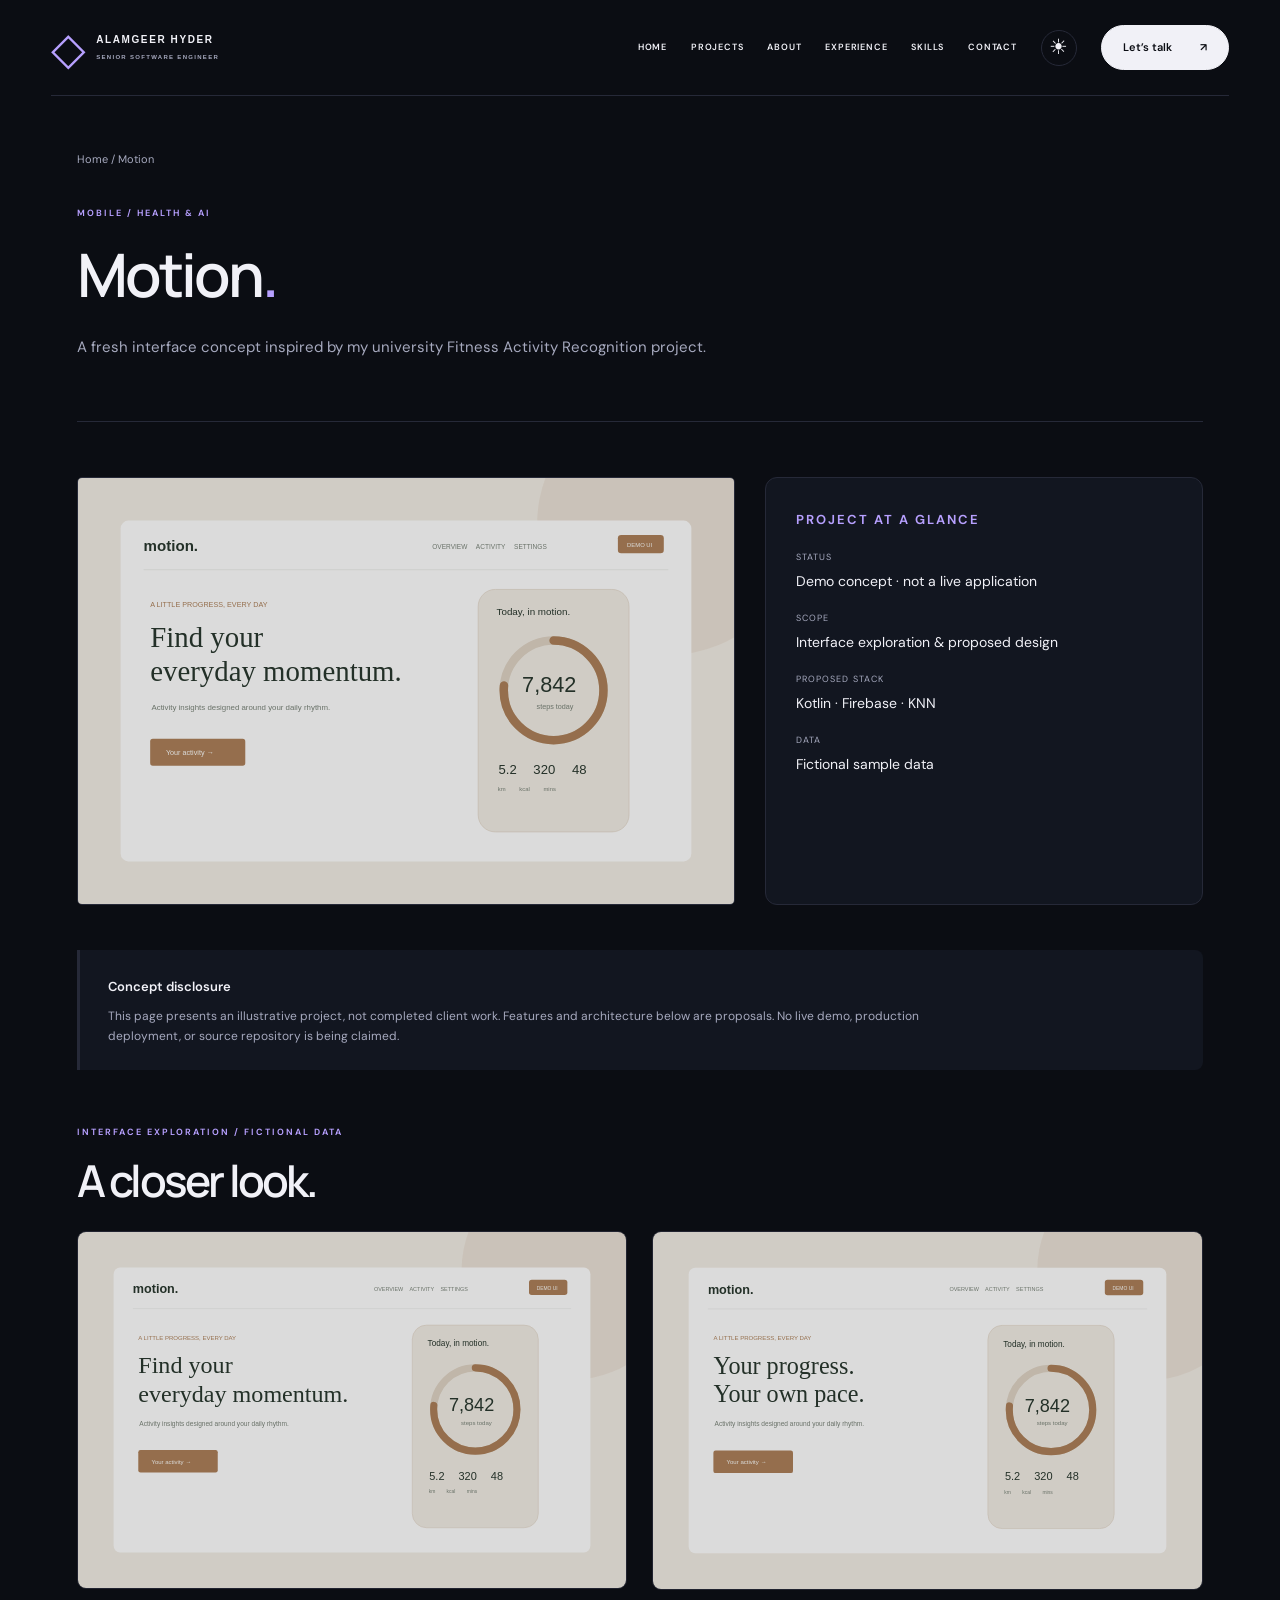
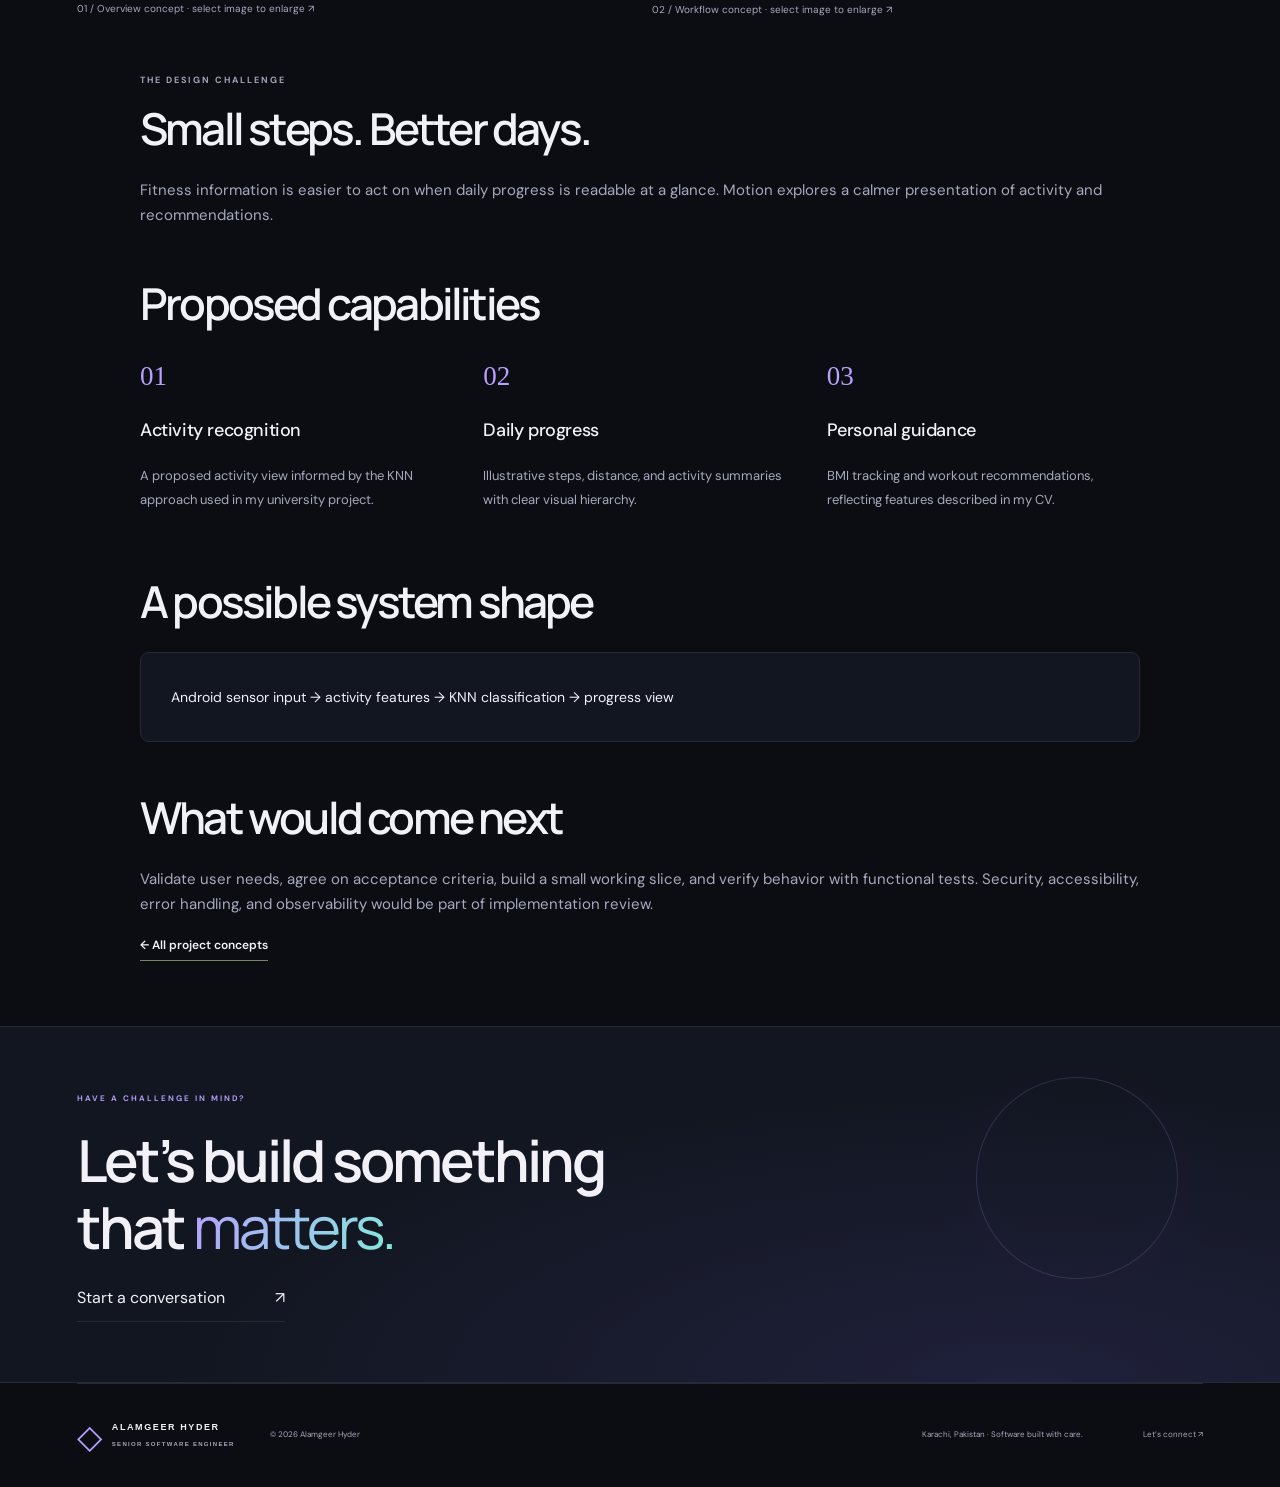
<file: project-fitness.html>
<!DOCTYPE html><html lang="en"><head><meta charset="UTF-8"><meta name="viewport" content="width=device-width, initial-scale=1"><meta name="description" content="A fresh interface concept inspired by my university Fitness Activity Recognition project."><title>Motion — Alamgeer Hyder</title><script src="theme.js"></script><link rel="stylesheet" href="styles.css"><link rel="stylesheet" href="design.css"><link rel="stylesheet" href="premium.css"></head><body><header class="header"><a class="brand identity" href="index.html" aria-label="Alamgeer Hyder home"><span class="brand-symbol">◇</span><span class="brand-name">ALAMGEER HYDER<small>SENIOR SOFTWARE ENGINEER</small></span></a><nav aria-label="Main navigation"><a href="index.html">Home</a><a href="projects.html">Projects</a><a href="about.html">About</a><a href="experience.html">Experience</a><a href="skills.html">Skills</a><a href="contact.html">Contact</a></nav><button class="theme-toggle" type="button" aria-label="Switch to night mode" aria-pressed="false"><span aria-hidden="true">☾</span></button><a class="nav-contact" href="contact.html">Let’s talk <span>↗</span></a></header><main><section class="page-intro wrap"><a class="breadcrumb" href="index.html">Home / Motion</a><p class="eyebrow">MOBILE / HEALTH & AI</p><h1>Motion<span class="title-dot">.</span></h1><p class="page-lead">A fresh interface concept inspired by my university Fitness Activity Recognition project.</p></section><section class="wrap page-section"><div class="case-layout"><div class="project-visual detail-visual"><img src="assets/fitness-overview.svg" alt="Fitness overview interface concept" width="1000" height="650"></div><aside class="info-panel"><p class="eyebrow">PROJECT AT A GLANCE</p><dl><dt>Status</dt><dd>Demo concept · not a live application</dd><dt>Scope</dt><dd>Interface exploration & proposed design</dd><dt>Proposed stack</dt><dd>Kotlin · Firebase · KNN</dd><dt>Data</dt><dd>Fictional sample data</dd></dl></aside></div><aside class="notice"><strong>Concept disclosure</strong><p>This page presents an illustrative project, not completed client work. Features and architecture below are proposals. No live demo, production deployment, or source repository is being claimed.</p></aside><section class="project-gallery"><p class="eyebrow">INTERFACE EXPLORATION / FICTIONAL DATA</p><h2>A closer look.</h2><div class="gallery-grid"><figure><a href="assets/fitness-overview.svg" target="_blank" rel="noopener"><img src="assets/fitness-overview.svg" alt="Fitness overview design" width="1000" height="650" loading="lazy"></a><figcaption>01 / Overview concept · select image to enlarge ↗</figcaption></figure><figure><a href="assets/fitness-detail.svg" target="_blank" rel="noopener"><img src="assets/fitness-detail.svg" alt="Fitness detailed workflow design" width="1000" height="650" loading="lazy"></a><figcaption>02 / Workflow concept · select image to enlarge ↗</figcaption></figure></div></section><div class="case-story"><p class="eyebrow">THE DESIGN CHALLENGE</p><h2>Small steps. Better days.</h2><p>Fitness information is easier to act on when daily progress is readable at a glance. Motion explores a calmer presentation of activity and recommendations.</p><h2>Proposed capabilities</h2><div class="content-grid"><article><span class="number">01</span><h3>Activity recognition</h3><p>A proposed activity view informed by the KNN approach used in my university project.</p></article><article><span class="number">02</span><h3>Daily progress</h3><p>Illustrative steps, distance, and activity summaries with clear visual hierarchy.</p></article><article><span class="number">03</span><h3>Personal guidance</h3><p>BMI tracking and workout recommendations, reflecting features described in my CV.</p></article></div><h2>A possible system shape</h2><div class="architecture">Android sensor input → activity features → KNN classification → progress view</div><h2>What would come next</h2><p>Validate user needs, agree on acceptance criteria, build a small working slice, and verify behavior with functional tests. Security, accessibility, error handling, and observability would be part of implementation review.</p><a class="text-link" href="projects.html">← All project concepts</a></div></section><section class="contact compact-contact"><div class="wrap"><p class="eyebrow">HAVE A CHALLENGE IN MIND?</p><h2>Let’s build something<br>that <em>matters.</em></h2><a href="contact.html">Start a conversation <span>↗</span></a></div></section></main><footer class="wrap"><a class="brand identity" href="index.html" aria-label="Alamgeer Hyder home"><span class="brand-symbol">◇</span><span class="brand-name">ALAMGEER HYDER<small>SENIOR SOFTWARE ENGINEER</small></span></a><span>© 2026 Alamgeer Hyder</span><span>Karachi, Pakistan · Software built with care.</span><a href="contact.html">Let’s connect ↗</a></footer><script src="pages.js"></script><div class="scroll-progress" aria-hidden="true"></div></body></html>
</file>
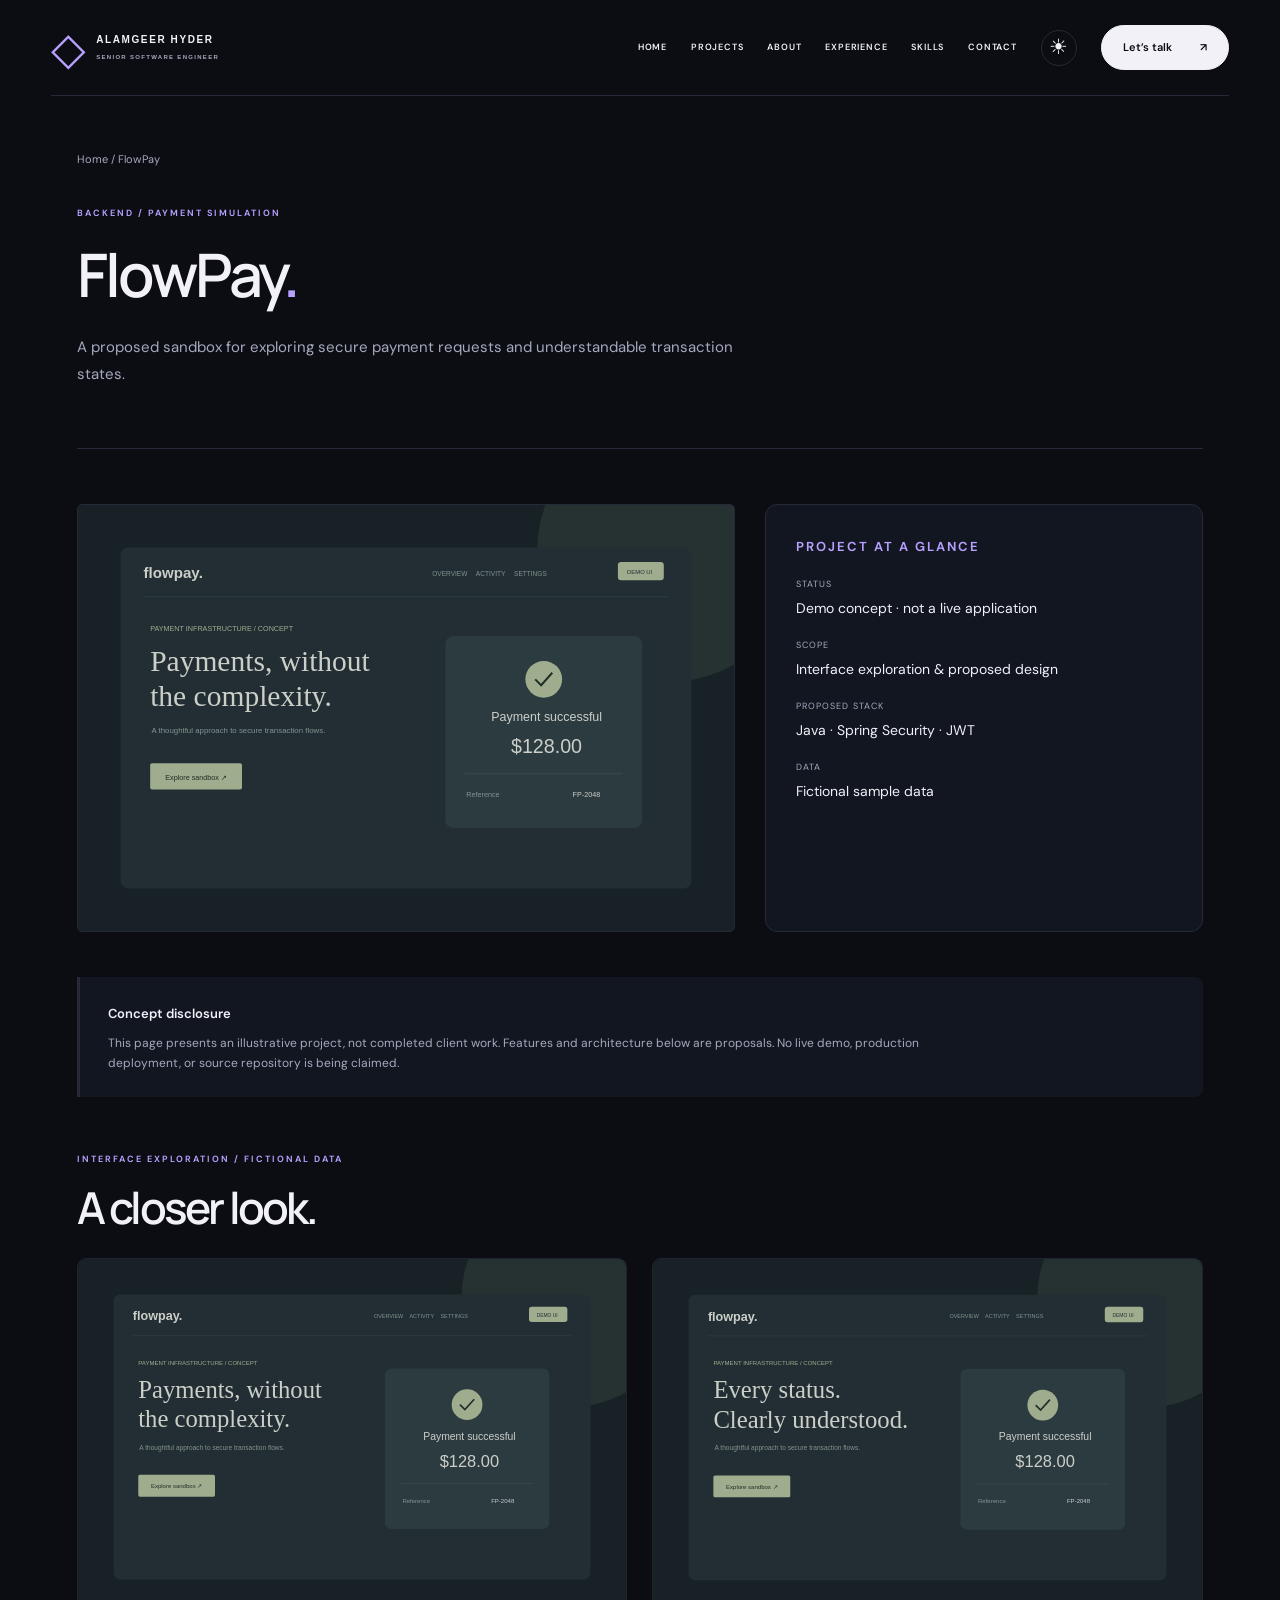
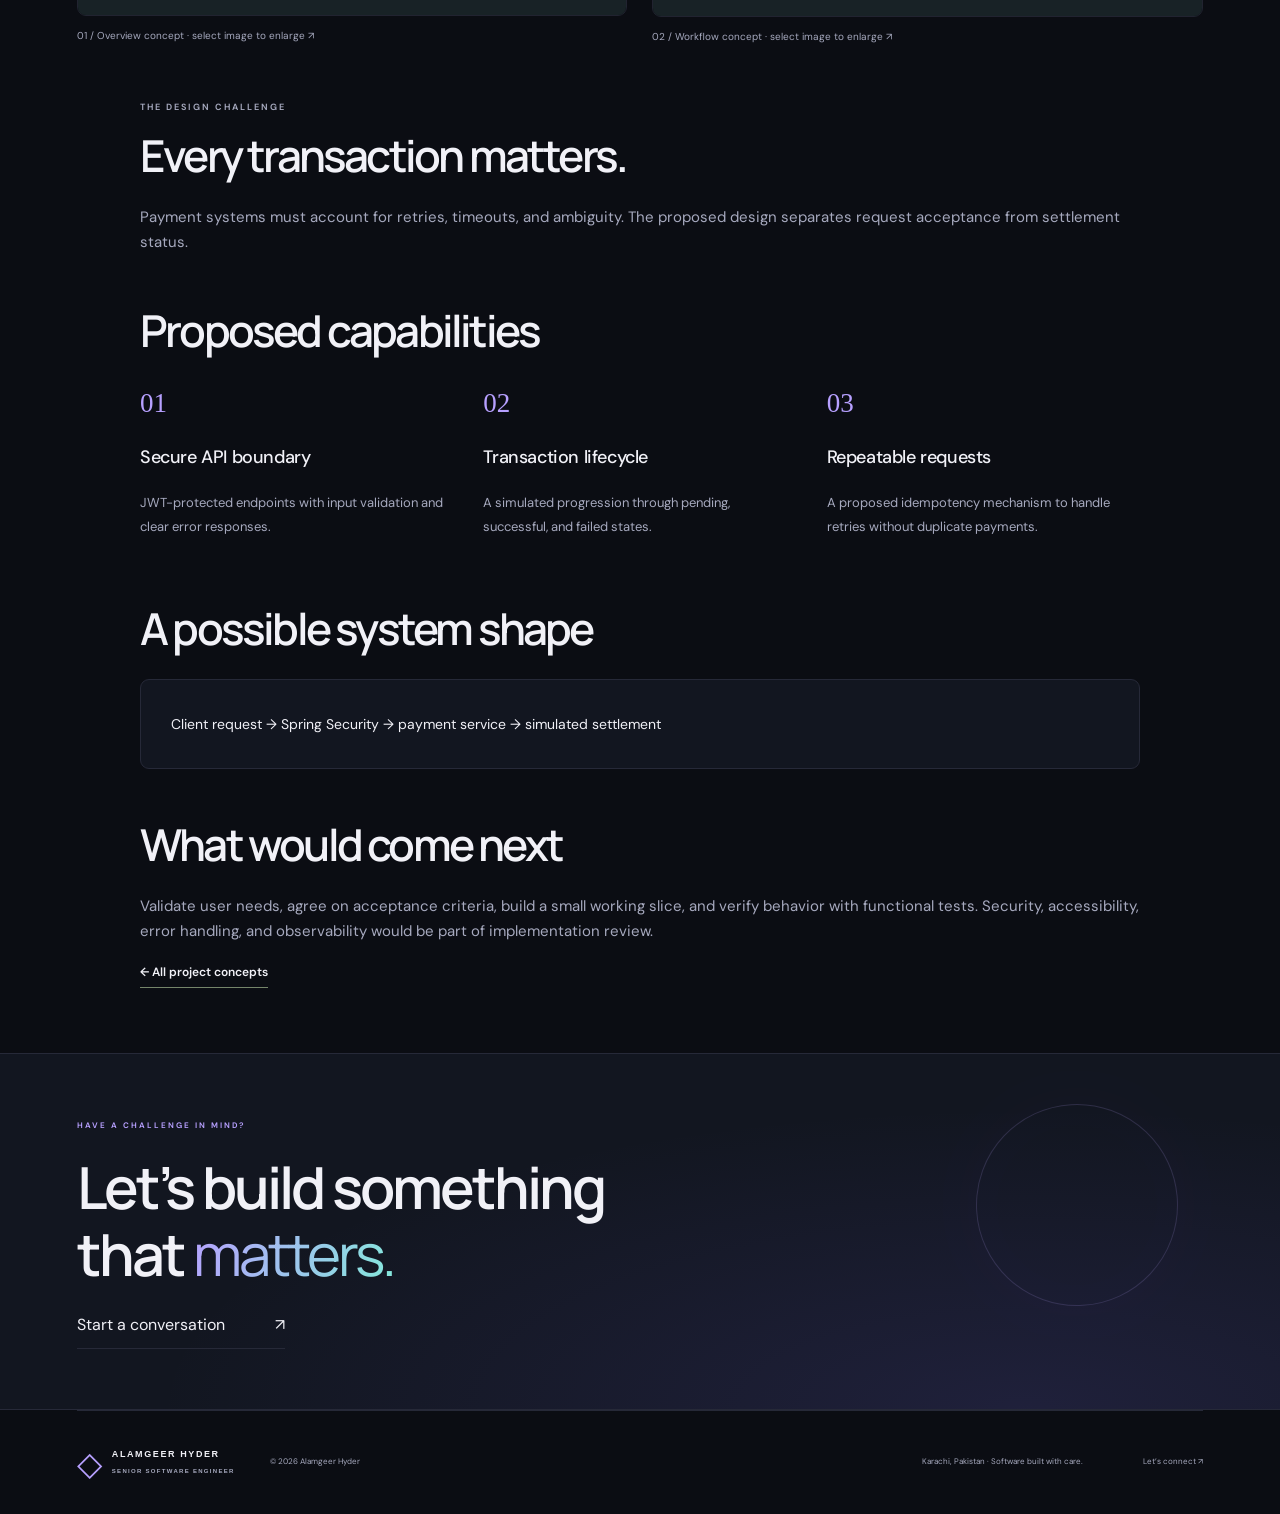
<file: project-payments.html>
<!DOCTYPE html><html lang="en"><head><meta charset="UTF-8"><meta name="viewport" content="width=device-width, initial-scale=1"><meta name="description" content="A proposed sandbox for exploring secure payment requests and understandable transaction states."><title>FlowPay — Alamgeer Hyder</title><script src="theme.js"></script><link rel="stylesheet" href="styles.css"><link rel="stylesheet" href="design.css"><link rel="stylesheet" href="premium.css"></head><body><header class="header"><a class="brand identity" href="index.html" aria-label="Alamgeer Hyder home"><span class="brand-symbol">◇</span><span class="brand-name">ALAMGEER HYDER<small>SENIOR SOFTWARE ENGINEER</small></span></a><nav aria-label="Main navigation"><a href="index.html">Home</a><a href="projects.html">Projects</a><a href="about.html">About</a><a href="experience.html">Experience</a><a href="skills.html">Skills</a><a href="contact.html">Contact</a></nav><button class="theme-toggle" type="button" aria-label="Switch to night mode" aria-pressed="false"><span aria-hidden="true">☾</span></button><a class="nav-contact" href="contact.html">Let’s talk <span>↗</span></a></header><main><section class="page-intro wrap"><a class="breadcrumb" href="index.html">Home / FlowPay</a><p class="eyebrow">BACKEND / PAYMENT SIMULATION</p><h1>FlowPay<span class="title-dot">.</span></h1><p class="page-lead">A proposed sandbox for exploring secure payment requests and understandable transaction states.</p></section><section class="wrap page-section"><div class="case-layout"><div class="project-visual detail-visual"><img src="assets/payments-overview.svg" alt="Payments overview interface concept" width="1000" height="650"></div><aside class="info-panel"><p class="eyebrow">PROJECT AT A GLANCE</p><dl><dt>Status</dt><dd>Demo concept · not a live application</dd><dt>Scope</dt><dd>Interface exploration & proposed design</dd><dt>Proposed stack</dt><dd>Java · Spring Security · JWT</dd><dt>Data</dt><dd>Fictional sample data</dd></dl></aside></div><aside class="notice"><strong>Concept disclosure</strong><p>This page presents an illustrative project, not completed client work. Features and architecture below are proposals. No live demo, production deployment, or source repository is being claimed.</p></aside><section class="project-gallery"><p class="eyebrow">INTERFACE EXPLORATION / FICTIONAL DATA</p><h2>A closer look.</h2><div class="gallery-grid"><figure><a href="assets/payments-overview.svg" target="_blank" rel="noopener"><img src="assets/payments-overview.svg" alt="Payments overview design" width="1000" height="650" loading="lazy"></a><figcaption>01 / Overview concept · select image to enlarge ↗</figcaption></figure><figure><a href="assets/payments-detail.svg" target="_blank" rel="noopener"><img src="assets/payments-detail.svg" alt="Payments detailed workflow design" width="1000" height="650" loading="lazy"></a><figcaption>02 / Workflow concept · select image to enlarge ↗</figcaption></figure></div></section><div class="case-story"><p class="eyebrow">THE DESIGN CHALLENGE</p><h2>Every transaction matters.</h2><p>Payment systems must account for retries, timeouts, and ambiguity. The proposed design separates request acceptance from settlement status.</p><h2>Proposed capabilities</h2><div class="content-grid"><article><span class="number">01</span><h3>Secure API boundary</h3><p>JWT-protected endpoints with input validation and clear error responses.</p></article><article><span class="number">02</span><h3>Transaction lifecycle</h3><p>A simulated progression through pending, successful, and failed states.</p></article><article><span class="number">03</span><h3>Repeatable requests</h3><p>A proposed idempotency mechanism to handle retries without duplicate payments.</p></article></div><h2>A possible system shape</h2><div class="architecture">Client request → Spring Security → payment service → simulated settlement</div><h2>What would come next</h2><p>Validate user needs, agree on acceptance criteria, build a small working slice, and verify behavior with functional tests. Security, accessibility, error handling, and observability would be part of implementation review.</p><a class="text-link" href="projects.html">← All project concepts</a></div></section><section class="contact compact-contact"><div class="wrap"><p class="eyebrow">HAVE A CHALLENGE IN MIND?</p><h2>Let’s build something<br>that <em>matters.</em></h2><a href="contact.html">Start a conversation <span>↗</span></a></div></section></main><footer class="wrap"><a class="brand identity" href="index.html" aria-label="Alamgeer Hyder home"><span class="brand-symbol">◇</span><span class="brand-name">ALAMGEER HYDER<small>SENIOR SOFTWARE ENGINEER</small></span></a><span>© 2026 Alamgeer Hyder</span><span>Karachi, Pakistan · Software built with care.</span><a href="contact.html">Let’s connect ↗</a></footer><script src="pages.js"></script><div class="scroll-progress" aria-hidden="true"></div></body></html>
</file>
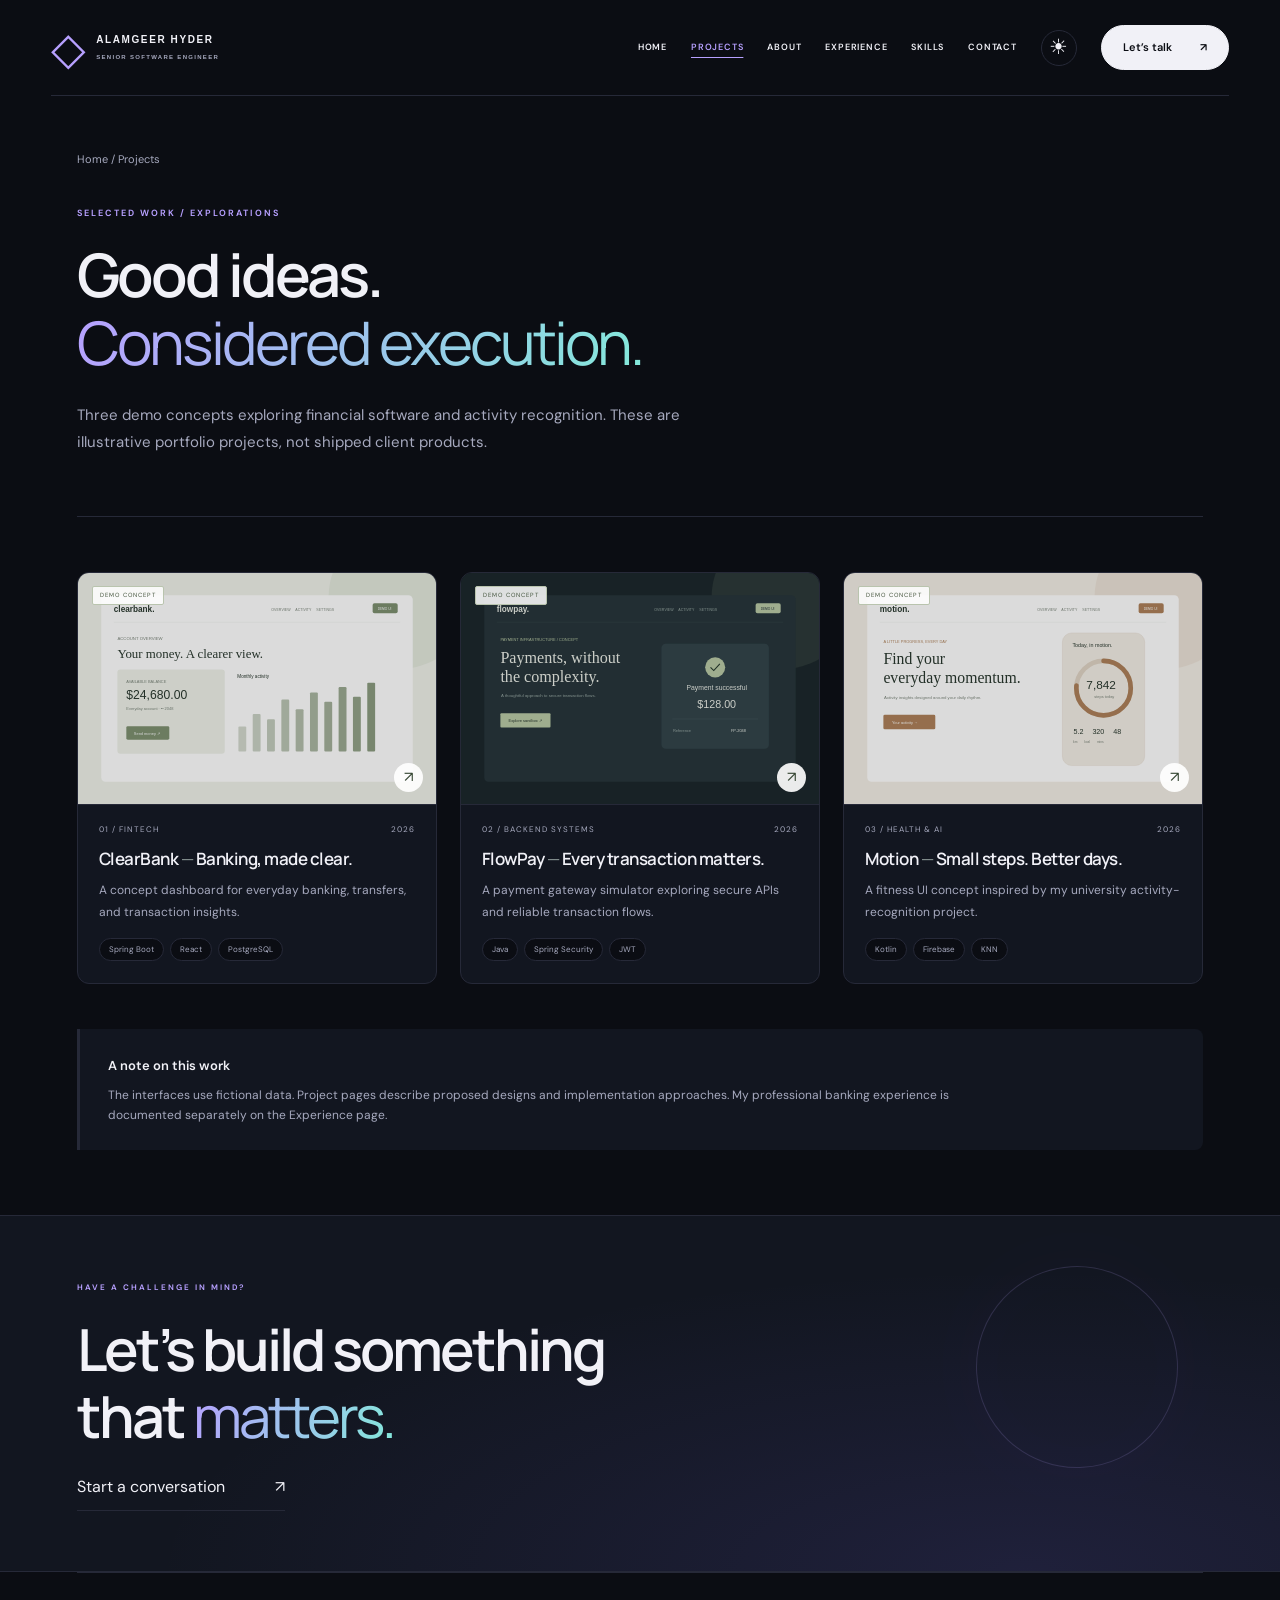
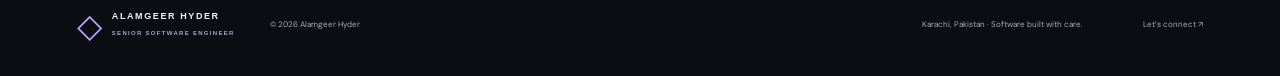
<file: projects.html>
<!DOCTYPE html><html lang="en"><head><meta charset="UTF-8"><meta name="viewport" content="width=device-width, initial-scale=1"><meta name="description" content="Three demo concepts exploring financial software and activity recognition. These are illustrative portfolio projects, not shipped client products."><title>Projects — Alamgeer Hyder</title><script src="theme.js"></script><link rel="stylesheet" href="styles.css"><link rel="stylesheet" href="design.css"><link rel="stylesheet" href="premium.css"></head><body><header class="header"><a class="brand identity" href="index.html" aria-label="Alamgeer Hyder home"><span class="brand-symbol">◇</span><span class="brand-name">ALAMGEER HYDER<small>SENIOR SOFTWARE ENGINEER</small></span></a><nav aria-label="Main navigation"><a href="index.html">Home</a><a href="projects.html">Projects</a><a href="about.html">About</a><a href="experience.html">Experience</a><a href="skills.html">Skills</a><a href="contact.html">Contact</a></nav><button class="theme-toggle" type="button" aria-label="Switch to night mode" aria-pressed="false"><span aria-hidden="true">☾</span></button><a class="nav-contact" href="contact.html">Let’s talk <span>↗</span></a></header><main><section class="page-intro wrap"><a class="breadcrumb" href="index.html">Home / Projects</a><p class="eyebrow">SELECTED WORK / EXPLORATIONS</p><h1>Good ideas.<br><em>Considered execution.</em></h1><p class="page-lead">Three demo concepts exploring financial software and activity recognition. These are illustrative portfolio projects, not shipped client products.</p></section><section class="wrap page-section"><div class="project-grid">
      <article class="project"><a class="project-visual bank-visual" href="project-banking.html" aria-label="View ClearBank demo concept"><img src="assets/banking-overview.svg" alt="Banking project interface concept with fictional data" width="1000" height="650" loading="lazy"><span class="visual-chip">DEMO CONCEPT</span><span class="project-open">↗</span></a><div class="project-meta"><span>01 / FINTECH</span><span>2026</span></div><h3>ClearBank <span>—</span> Banking, made clear.</h3><p>A concept dashboard for everyday banking, transfers, and transaction insights.</p><div class="tags"><span>Spring Boot</span><span>React</span><span>PostgreSQL</span></div></article>
      <article class="project"><a class="project-visual flow-visual" href="project-payments.html" aria-label="View FlowPay demo concept"><img src="assets/payments-overview.svg" alt="Payments project interface concept with fictional data" width="1000" height="650" loading="lazy"><span class="visual-chip">DEMO CONCEPT</span><span class="project-open">↗</span></a><div class="project-meta"><span>02 / BACKEND SYSTEMS</span><span>2026</span></div><h3>FlowPay <span>—</span> Every transaction matters.</h3><p>A payment gateway simulator exploring secure APIs and reliable transaction flows.</p><div class="tags"><span>Java</span><span>Spring Security</span><span>JWT</span></div></article>
      <article class="project"><a class="project-visual fitness-visual" href="project-fitness.html" aria-label="View Motion demo concept"><img src="assets/fitness-overview.svg" alt="Fitness project interface concept with fictional data" width="1000" height="650" loading="lazy"><span class="visual-chip">DEMO CONCEPT</span><span class="project-open">↗</span></a><div class="project-meta"><span>03 / HEALTH & AI</span><span>2026</span></div><h3>Motion <span>—</span> Small steps. Better days.</h3><p>A fitness UI concept inspired by my university activity-recognition project.</p><div class="tags"><span>Kotlin</span><span>Firebase</span><span>KNN</span></div></article>
    </div><aside class="notice"><strong>A note on this work</strong><p>The interfaces use fictional data. Project pages describe proposed designs and implementation approaches. My professional banking experience is documented separately on the Experience page.</p></aside></section><section class="contact compact-contact"><div class="wrap"><p class="eyebrow">HAVE A CHALLENGE IN MIND?</p><h2>Let’s build something<br>that <em>matters.</em></h2><a href="contact.html">Start a conversation <span>↗</span></a></div></section></main><footer class="wrap"><a class="brand identity" href="index.html" aria-label="Alamgeer Hyder home"><span class="brand-symbol">◇</span><span class="brand-name">ALAMGEER HYDER<small>SENIOR SOFTWARE ENGINEER</small></span></a><span>© 2026 Alamgeer Hyder</span><span>Karachi, Pakistan · Software built with care.</span><a href="contact.html">Let’s connect ↗</a></footer><script src="pages.js"></script><div class="scroll-progress" aria-hidden="true"></div></body></html>
</file>
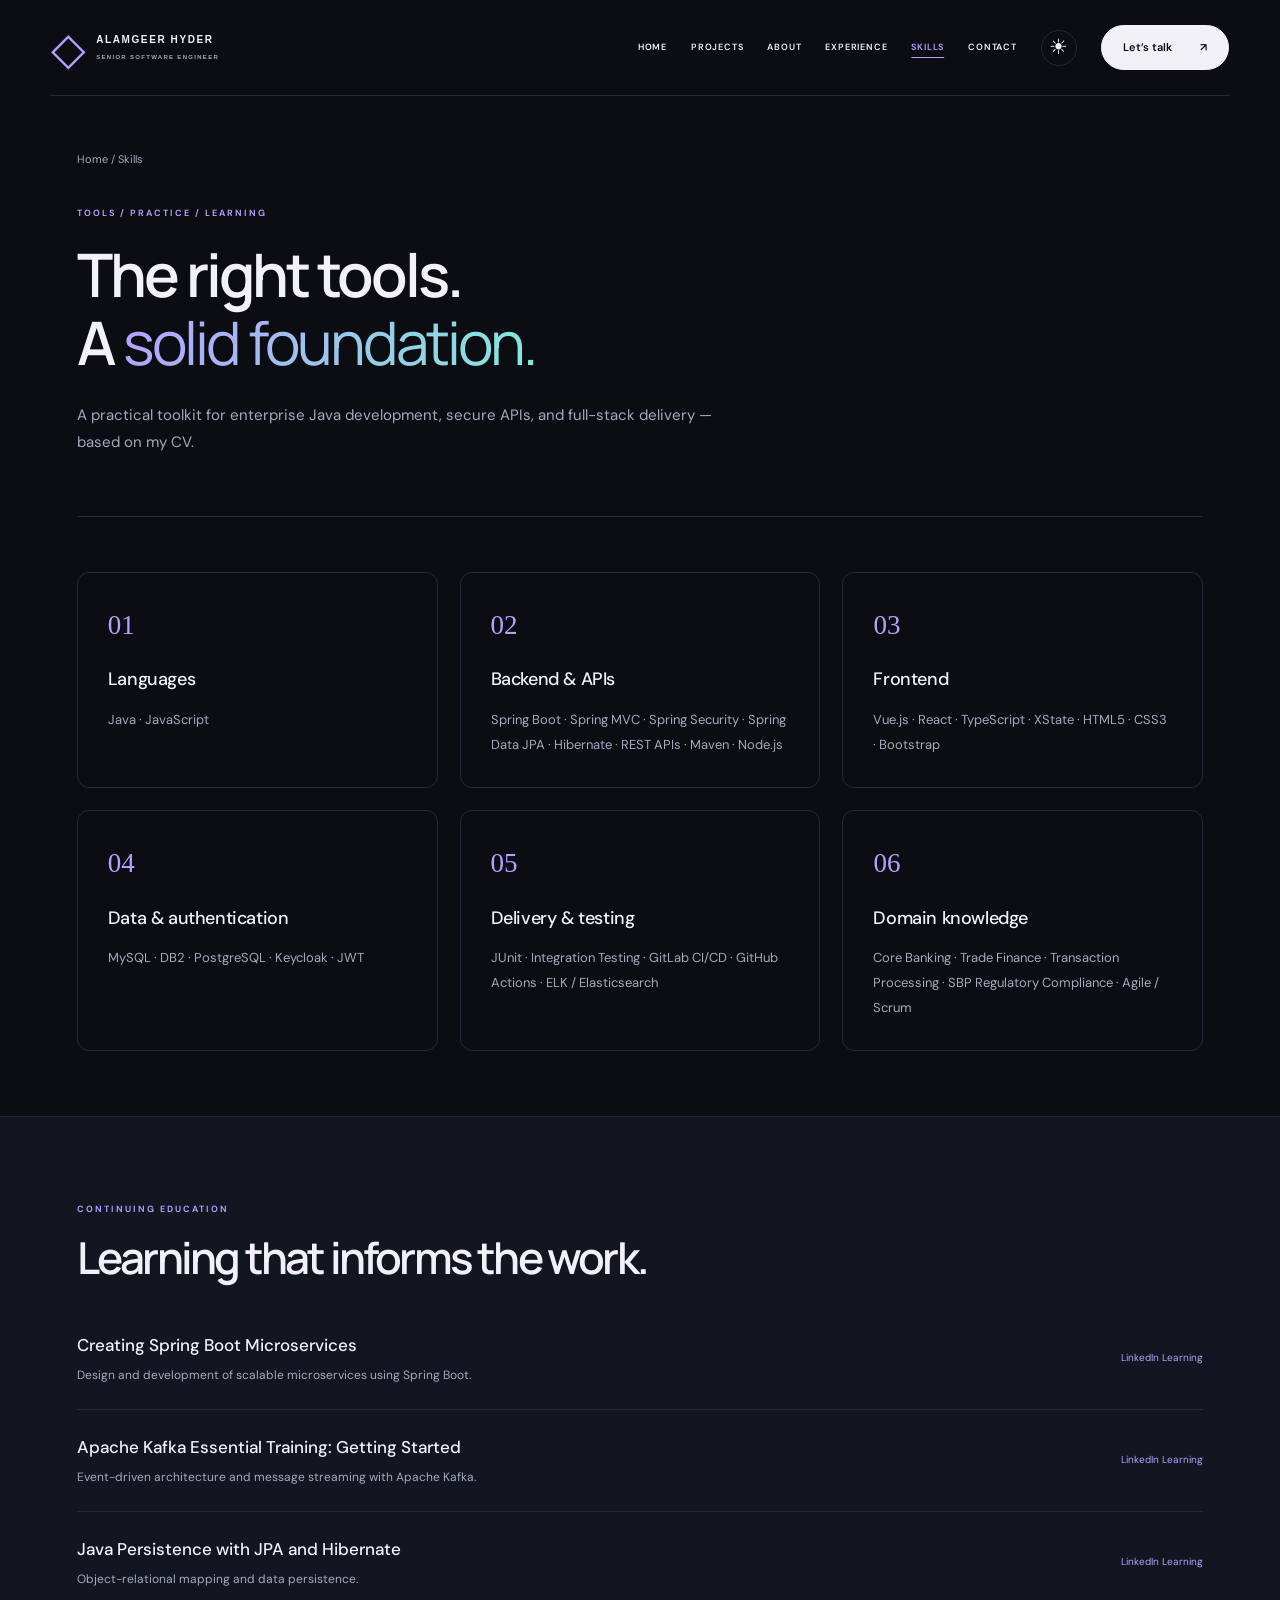
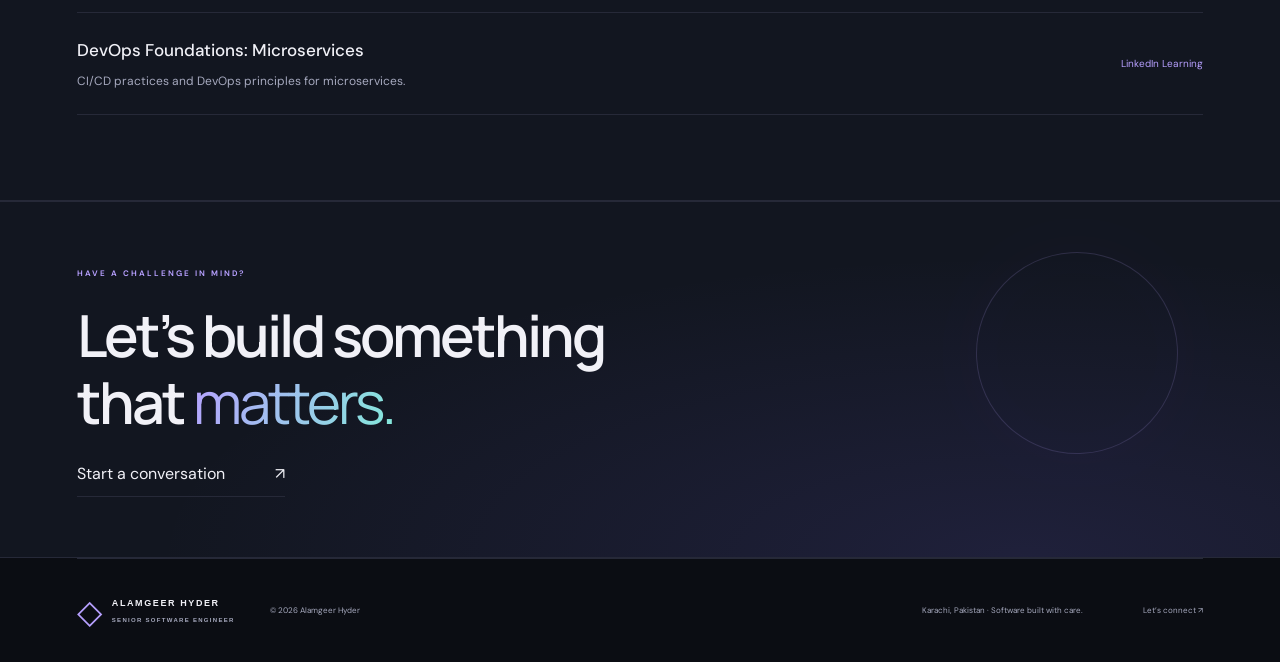
<file: skills.html>
<!DOCTYPE html><html lang="en"><head><meta charset="UTF-8"><meta name="viewport" content="width=device-width, initial-scale=1"><meta name="description" content="A practical toolkit for enterprise Java development, secure APIs, and full-stack delivery — based on my CV."><title>Skills — Alamgeer Hyder</title><script src="theme.js"></script><link rel="stylesheet" href="styles.css"><link rel="stylesheet" href="design.css"><link rel="stylesheet" href="premium.css"></head><body><header class="header"><a class="brand identity" href="index.html" aria-label="Alamgeer Hyder home"><span class="brand-symbol">◇</span><span class="brand-name">ALAMGEER HYDER<small>SENIOR SOFTWARE ENGINEER</small></span></a><nav aria-label="Main navigation"><a href="index.html">Home</a><a href="projects.html">Projects</a><a href="about.html">About</a><a href="experience.html">Experience</a><a href="skills.html">Skills</a><a href="contact.html">Contact</a></nav><button class="theme-toggle" type="button" aria-label="Switch to night mode" aria-pressed="false"><span aria-hidden="true">☾</span></button><a class="nav-contact" href="contact.html">Let’s talk <span>↗</span></a></header><main><section class="page-intro wrap"><a class="breadcrumb" href="index.html">Home / Skills</a><p class="eyebrow">TOOLS / PRACTICE / LEARNING</p><h1>The right tools.<br>A <em>solid foundation.</em></h1><p class="page-lead">A practical toolkit for enterprise Java development, secure APIs, and full-stack delivery — based on my CV.</p></section><section class="wrap page-section"><div class="content-grid skills-grid"><article class="info-panel"><span class="number">01</span><h3>Languages</h3><p>Java · JavaScript</p></article><article class="info-panel"><span class="number">02</span><h3>Backend & APIs</h3><p>Spring Boot · Spring MVC · Spring Security · Spring Data JPA · Hibernate · REST APIs · Maven · Node.js</p></article><article class="info-panel"><span class="number">03</span><h3>Frontend</h3><p>Vue.js · React · TypeScript · XState · HTML5 · CSS3 · Bootstrap</p></article><article class="info-panel"><span class="number">04</span><h3>Data & authentication</h3><p>MySQL · DB2 · PostgreSQL · Keycloak · JWT</p></article><article class="info-panel"><span class="number">05</span><h3>Delivery & testing</h3><p>JUnit · Integration Testing · GitLab CI/CD · GitHub Actions · ELK / Elasticsearch</p></article><article class="info-panel"><span class="number">06</span><h3>Domain knowledge</h3><p>Core Banking · Trade Finance · Transaction Processing · SBP Regulatory Compliance · Agile / Scrum</p></article></div></section><section class="about section"><div class="wrap"><p class="eyebrow">CONTINUING EDUCATION</p><h2>Learning that informs the work.</h2><div class="certification-list"><article><div><h3>Creating Spring Boot Microservices</h3><p>Design and development of scalable microservices using Spring Boot.</p></div><span>LinkedIn Learning</span></article><article><div><h3>Apache Kafka Essential Training: Getting Started</h3><p>Event-driven architecture and message streaming with Apache Kafka.</p></div><span>LinkedIn Learning</span></article><article><div><h3>Java Persistence with JPA and Hibernate</h3><p>Object-relational mapping and data persistence.</p></div><span>LinkedIn Learning</span></article><article><div><h3>DevOps Foundations: Microservices</h3><p>CI/CD practices and DevOps principles for microservices.</p></div><span>LinkedIn Learning</span></article></div></div></section><section class="contact compact-contact"><div class="wrap"><p class="eyebrow">HAVE A CHALLENGE IN MIND?</p><h2>Let’s build something<br>that <em>matters.</em></h2><a href="contact.html">Start a conversation <span>↗</span></a></div></section></main><footer class="wrap"><a class="brand identity" href="index.html" aria-label="Alamgeer Hyder home"><span class="brand-symbol">◇</span><span class="brand-name">ALAMGEER HYDER<small>SENIOR SOFTWARE ENGINEER</small></span></a><span>© 2026 Alamgeer Hyder</span><span>Karachi, Pakistan · Software built with care.</span><a href="contact.html">Let’s connect ↗</a></footer><script src="pages.js"></script><div class="scroll-progress" aria-hidden="true"></div></body></html>
</file>
<file: styles.css>
@import url('https://fonts.googleapis.com/css2?family=DM+Sans:wght@400;450;500;550;600;650;700&family=Manrope:wght@400;500;600;650;700;750;800&display=swap');
:root{--ink:#172a34;--muted:#697578;--paper:#faf9f6;--teal:#126f66;--line:#dedfda}*{box-sizing:border-box}html{scroll-behavior:smooth;scroll-padding-top:30px}body{margin:0;background:var(--paper);color:var(--ink);font-family:'DM Sans',sans-serif;font-size:15px;line-height:1.65}a{color:inherit;text-decoration:none}button{font:inherit}a,button{-webkit-tap-highlight-color:transparent}a:focus-visible,button:focus-visible{outline:3px solid #4ba595;outline-offset:6px}::selection{background:#c8ddd2}.wrap{width:min(1240px,88%);margin:auto}.header{width:min(1340px,92%);height:106px;margin:auto;display:flex;align-items:center;justify-content:space-between;border-bottom:1px solid var(--line)}.brand{font-family:'Manrope',sans-serif;font-size:35px;letter-spacing:-3px;font-weight:800}.brand span{color:var(--teal)}nav{display:flex;gap:36px;font-size:13px}nav a:hover,.text-link:hover{color:var(--teal)}.nav-contact{font-size:13px;font-weight:600;border-bottom:1px solid var(--ink);padding-bottom:4px}.nav-contact span{margin-left:25px}.hero{display:grid;grid-template-columns:1.1fr 1fr;gap:7%;align-items:center;padding-top:82px;padding-bottom:78px}.eyebrow{font-size:10px;letter-spacing:1.8px;font-weight:650;display:flex;align-items:center;gap:9px}.status-dot{width:6px;height:6px;background:var(--teal);border-radius:50%;box-shadow:0 0 0 4px #126f660b}h1,h2,h3,p{margin-top:0}h1,h2{font-family:'Manrope',sans-serif;font-weight:500;letter-spacing:-2.7px;line-height:1.13}h1{font-size:clamp(42px,4.5vw,65px);margin:25px 0}em{font-family:Georgia,serif;font-weight:400;color:var(--teal)}.intro{color:var(--muted);max-width:440px;font-size:16px;line-height:1.85}.hero-actions{display:flex;align-items:center;gap:30px;margin-top:30px}.button{display:inline-flex;justify-content:space-between;align-items:center;gap:35px;padding:15px 22px;font-size:12px;font-weight:500;border-radius:3px}.primary{background:var(--ink);color:white;transition:background .2s,transform .2s}.primary:hover{background:var(--teal);transform:translateY(-2px)}.text-link{font-size:12px;font-weight:600;display:inline-flex;gap:20px;border-bottom:1px solid #bac1bc;padding-bottom:4px}.hero-note{margin-top:45px;font-size:10px;color:var(--muted);display:flex;align-items:center;gap:10px}.tiny-line{width:23px;height:1px;background:#91a59b}.hero-art{min-height:405px;position:relative;display:flex;align-items:center;justify-content:center;background:#e8ede7;overflow:hidden;border-radius:5px}.art-grid{position:absolute;inset:0;background-image:linear-gradient(#87998a12 1px,transparent 1px),linear-gradient(90deg,#87998a12 1px,transparent 1px);background-size:28px 28px}.orbit{position:absolute;width:370px;height:370px;border:1px solid #afc0b56b;border-radius:50%}.orbit-two{width:270px;height:270px}.art-label{position:absolute;top:27px;left:27px;font-size:8px;letter-spacing:2px;color:#6d8274}.system-card{width:82%;background:#1d3038;box-shadow:10px 22px 40px #183b3225;transform:rotate(-5deg);border-radius:9px;padding:19px 23px;color:#b4c2c6;z-index:1}.card-top{display:flex;align-items:center;justify-content:space-between;border-bottom:1px solid #ffffff12;padding-bottom:13px;margin-bottom:15px}.mini-logo{font-size:19px;letter-spacing:-2px;color:#eaf0e6;font-weight:700}.live{font-size:6px;letter-spacing:1px;display:flex;align-items:center;gap:6px}.live i{width:4px;height:4px;background:#a7cbaa;border-radius:50%}.code-line{font-family:monospace;font-size:11px;line-height:2}.code-line>span{margin-right:19px;color:#5c747e;font-size:9px}.code-line b{color:#bed7a4;font-weight:400}.system-bottom{margin-top:18px;padding-top:15px;border-top:1px solid #ffffff12;display:flex;align-items:center;gap:10px;font-size:6px;letter-spacing:1px}.system-bottom i{height:1px;flex:1;background:#4c6269}.floating-tag{z-index:2;position:absolute;bottom:46px;right:19px;background:#fffefa;padding:13px 18px;display:flex;gap:12px;align-items:center;box-shadow:0 8px 24px #1a392512;border:1px solid #dce4d9;border-radius:4px;transform:rotate(4deg);font-size:11px}.floating-tag>span{font-size:25px;color:var(--teal)}.floating-tag small{display:block;font-size:8px;color:var(--muted)}.art-index{position:absolute;bottom:20px;left:25px;font-size:7px;letter-spacing:1.4px;color:#7c8e80}.art-spark{position:absolute;right:26px;top:42px;font-size:45px;color:#527e69}.facts{border-top:1px solid var(--line);border-bottom:1px solid var(--line);padding:27px 0;display:grid;grid-template-columns:1fr 1.15fr 1.2fr 1.15fr}.facts>div{border-right:1px solid var(--line);padding-left:26px}.facts>div:first-child{padding-left:0}.facts strong{display:block;font-size:16px;font-weight:500;letter-spacing:-.4px}.facts div span{font-size:10px;color:var(--muted)}.facts>a{display:flex;justify-content:flex-end;align-items:center;gap:25px;font-size:11px}.section{padding-top:88px;padding-bottom:88px}h2{font-size:39px;margin:15px 0 25px}h2>span{color:var(--teal)}.section-heading{display:flex;align-items:center;justify-content:space-between;margin-bottom:34px}.section-heading h2{margin-bottom:0}.section-heading>p{font-size:12px;color:var(--muted);margin:20px 0 0}.project-grid{display:grid;grid-template-columns:repeat(3,1fr);gap:26px}.project-visual{height:255px;display:flex;align-items:center;justify-content:center;position:relative;overflow:hidden;border-radius:4px}.project-visual>div{transition:transform .35s}.project-visual:hover>div{transform:translateY(-6px) rotate(0)}.bank-visual{background:#e3eae0}.flow-visual{background:#e6e8ef}.fitness-visual{background:#eee8df}.visual-chip{position:absolute;top:13px;left:14px;font-size:6px;letter-spacing:1px;padding:4px 7px;border:1px solid #172a3422;border-radius:2px;color:#4d625b}.project-open{position:absolute;bottom:12px;right:13px;width:26px;height:26px;border-radius:50%;background:#ffffffa6;text-align:center;line-height:26px}.mock-dashboard{display:flex;background:#fff;box-shadow:0 12px 30px #264d2e18;width:85%;height:166px;transform:rotate(-5deg);border-radius:5px;overflow:hidden}.mock-sidebar{width:32px;background:#244e43;color:white;text-align:center;font-weight:700;padding:6px 0;font-size:15px}.mock-sidebar span{display:block;color:#c1d4c8;font-size:11px;margin:12px 0}.mock-content{flex:1;padding:13px}.mock-nav{font-size:8px;margin-bottom:13px;font-weight:600;display:flex;justify-content:space-between}.mock-content>small{font-size:5px;color:#8b9692;letter-spacing:.6px;display:block}.mock-content>strong{font-size:15px;font-weight:600;display:block}.mock-content>strong span{font-size:5px;color:var(--teal);margin-left:8px}.chart{height:38px;display:flex;gap:5px;align-items:flex-end;border-bottom:1px solid #edf0eb;padding-bottom:3px;margin-bottom:7px}.chart i{flex:1;height:40%;background:#a3c2a8;border-radius:1px}.chart i:nth-child(3n){height:70%;background:#4c8069}.chart i:nth-child(2n){height:55%}.chart i:nth-child(5n){height:90%;background:#31694e}.mock-row{font-size:6px;display:flex;justify-content:space-between}.mock-row span{font-size:5px;color:#8c9690}.mock-transaction{font-size:5px;display:flex;align-items:center;gap:5px;margin-top:8px}.mock-transaction b{background:#e9eee6;padding:2px 5px}.mock-transaction>span{margin-left:auto}.payment-card{background:#222c4b;color:white;width:84%;padding:20px 18px;border-radius:7px;box-shadow:0 15px 20px #29355c20;transform:rotate(4deg)}.payment-logo{display:flex;gap:5px;font-size:12px;margin-bottom:16px}.payment-logo>span{margin-left:auto;font-size:9px;color:#a4add2}.payment-card>small{font-size:5px;letter-spacing:1.3px;color:#a9b3d1;display:block}.payment-card>strong{font-size:16px;letter-spacing:-.4px;font-weight:500}.payment-path{display:flex;align-items:center;justify-content:center;gap:10px;margin:16px 0}.payment-path span,.payment-path b{background:#ffffff10;width:25px;height:25px;line-height:25px;text-align:center;border-radius:6px;color:#b8c6e7}.payment-path b{background:#b5c9ba;color:#26493b;font-weight:400}.payment-path i{width:22px;height:1px;background:#ffffff38}.payment-success{display:flex;align-items:center;gap:7px;background:#ffffff0e;border:1px solid #ffffff10;border-radius:4px;padding:8px;font-size:6px}.payment-success>span{color:#b5c9ba}.payment-success small{display:block;font-size:4px;color:#9aa5c1}.payment-success>b{margin-left:auto;font-weight:500}.fitness-card{background:#fdfbf7;width:65%;padding:14px 16px;border-radius:12px;box-shadow:0 10px 35px #6e56331a;transform:rotate(-5deg)}.fitness-top{font-size:12px;font-weight:700;letter-spacing:-.5px;display:flex;justify-content:space-between;margin-bottom:9px}.fitness-top span{color:#ac6b3b}.fitness-card>small{font-size:4px;letter-spacing:1px;color:#938675}.activity-ring{width:110px;height:110px;margin:10px auto;border-radius:50%;background:conic-gradient(#b8784d 0deg 280deg,#ede5d8 280deg 360deg);padding:9px;transform:rotate(-30deg)}.activity-ring>div{border-radius:50%;height:100%;background:#fdfbf7;display:flex;flex-direction:column;align-items:center;justify-content:center;transform:rotate(30deg)}.activity-ring strong{font-size:23px;letter-spacing:-1px;font-weight:500}.activity-ring span{font-size:6px;color:#9b8c7c}.fitness-stats{display:flex;justify-content:space-between;text-align:center;color:#9b8c7c;font-size:4px;padding-top:7px;border-top:1px solid #eee9e0}.fitness-stats b{display:block;font-size:10px;color:#675747;font-weight:500}.project-meta{display:flex;justify-content:space-between;margin:18px 0 9px;font-size:8px;letter-spacing:1px;color:var(--muted)}.project h3{font-size:14px;letter-spacing:-.3px;font-weight:600;margin-bottom:9px}.project h3 span{color:#8d9997;font-weight:400}.project>p{font-size:12px;color:var(--muted);line-height:1.8;margin-bottom:15px}.tags{display:flex;flex-wrap:wrap;gap:6px}.tags span{border:1px solid var(--line);border-radius:3px;padding:3px 8px;font-size:8px;color:#657570}.about{background:#eef0e9}.about-grid{display:grid;grid-template-columns:1fr 1fr;gap:15%}.about-grid>div>p:not(.eyebrow){font-size:13px;color:var(--muted);line-height:1.9}.about .text-link{margin-top:13px}.skills>div{display:flex;gap:25px;border-bottom:1px solid #d6dcd1;padding:21px 0}.skills>div:first-child{padding-top:5px}.skills>div>span{font-size:9px;color:#75917d;padding-top:5px}.skills h3{font-size:15px;font-weight:550;margin-bottom:8px}.skills p{font-size:12px;color:var(--muted);line-height:1.9;margin-bottom:4px}.experience{display:grid;grid-template-columns:1fr 1.3fr;gap:12%}.experience .text-link{margin-top:15px}.timeline article{padding:0 0 30px 25px;border-left:1px solid var(--line);position:relative}.timeline article:before{content:'';position:absolute;width:7px;height:7px;border:3px solid var(--paper);background:var(--teal);border-radius:50%;left:-7px;top:3px;box-sizing:content-box}.timeline article:last-child{padding-bottom:0}.timeline-top{display:flex;align-items:center;justify-content:space-between;font-size:8px;letter-spacing:1px;color:var(--muted);margin-bottom:13px}.pill{background:#e2eade;color:#537458;font-size:6px;padding:3px 6px;border-radius:3px}.timeline h3{font-size:19px;font-weight:500;margin-bottom:3px;letter-spacing:-.4px}.timeline h4{font-weight:500;font-size:12px;margin:0 0 9px}.timeline p,.timeline li{font-size:11px;color:var(--muted);line-height:1.9}.timeline ul{padding-left:14px}.timeline li{padding-left:3px;margin-bottom:4px}.credentials{border-top:1px solid var(--line);padding:24px 0 50px;display:flex;align-items:center;gap:27px;flex-wrap:wrap}.credentials .eyebrow{font-size:7px;letter-spacing:1px}.credentials p{margin:0;font-size:10px}.credentials p span{margin-left:7px;color:#84958c}.credentials small{font-size:8px;color:var(--muted);margin-left:auto}.contact{background:#1c3035;color:#f1f0e7;padding:65px 0 25px;position:relative;overflow:hidden}.contact:after{content:'✳';position:absolute;right:8%;top:35px;font-size:230px;line-height:1;color:#aec2a4;opacity:.9;transform:rotate(-12deg)}.contact .eyebrow{color:#a2b1ab;font-size:8px}.contact h2{font-size:51px;margin:22px 0 25px}.contact em{color:#bdcbb4}.contact .wrap>a{font-size:15px;border-bottom:1px solid #778c86;padding-bottom:9px;display:inline-flex;gap:50px}.contact-bottom{margin-top:48px;padding-top:20px;border-top:1px solid #ffffff19;display:flex;justify-content:space-between;font-size:9px;color:#aab8b3}.contact-bottom a{color:#e1e8db;position:relative;z-index:1}footer{display:flex;align-items:center;gap:35px;padding-top:23px;padding-bottom:23px}footer .brand{font-size:28px}footer>span,footer>a:last-child{font-size:8px;color:var(--muted)}footer>span:nth-child(3){margin-left:auto}footer>a:last-child{margin-left:25px}dialog{background:var(--paper);border:1px solid var(--line);border-radius:8px;padding:42px;width:min(540px,90vw);color:var(--ink);box-shadow:0 25px 100px #0003}dialog::backdrop{background:#122c35a6;backdrop-filter:blur(5px)}dialog h2{margin-bottom:16px}dialog>p:not(.eyebrow),dialog li{font-size:13px;color:var(--muted)}dialog h3{font-size:14px;margin-top:24px}dialog ul{padding-left:18px}dialog .dialog-note{font-size:11px;background:#e9ede5;padding:13px;margin:22px 0}.dialog-close{position:absolute;top:9px;right:13px;border:0;background:transparent;font-size:27px;color:var(--muted);cursor:pointer}
@media(min-width:1500px){.hero{padding-top:100px;padding-bottom:100px}.hero-art{min-height:450px}}@media(max-width:1000px){.wrap{width:90%}.hero{gap:4%;padding-top:55px}.hero-art{min-height:350px}.hero-actions{gap:18px}.button{gap:20px}.code-line{font-size:9px}.code-line>span{margin-right:10px}.hero-note{font-size:8px}.project-grid{gap:17px}.project-visual{height:225px}.project h3{font-size:12px}.mock-content{padding:10px}.payment-card{padding:15px 12px}.payment-card>strong{font-size:13px}.about-grid{gap:8%}.credentials{gap:15px}.credentials small{width:100%;margin-left:0}.contact:after{right:5%;font-size:190px}.facts>a{font-size:9px;gap:12px}.facts strong{font-size:13px}.facts>div{padding-left:18px}}
@media(max-width:700px){.header{height:80px;width:90%}nav{gap:17px;font-size:11px}.brand{font-size:30px}.nav-contact{font-size:11px}.nav-contact span{margin-left:8px}.hero{grid-template-columns:1fr;padding-top:42px;padding-bottom:35px;gap:35px}h1{font-size:48px;letter-spacing:-2.4px}.eyebrow{font-size:8px;letter-spacing:1.2px}.intro{font-size:14px;max-width:420px}.hero-note{margin-top:27px;font-size:9px}.hero-art{min-height:340px;max-width:480px;width:100%;justify-self:center}.system-card{max-width:350px}.code-line{font-size:11px}.facts{grid-template-columns:1fr 1fr;gap:22px 0;padding:25px 0}.facts>div{padding-left:18px}.facts>div:nth-child(3){padding-left:0}.facts>div:nth-child(2){border-right:0}.facts strong{font-size:14px}.facts>a{justify-content:center;padding-left:15px;font-size:10px}.section{padding-top:55px;padding-bottom:55px}h2{font-size:32px;letter-spacing:-1.5px}.section-heading{display:block;margin-bottom:25px}.section-heading>p{font-size:11px;margin-top:15px}.project-grid{grid-template-columns:1fr;gap:35px}.project-visual{height:300px}.mock-dashboard{width:78%;max-width:330px;height:190px}.mock-content{padding:15px}.mock-nav{font-size:10px}.mock-content>strong{font-size:20px}.chart{height:45px}.mock-row{font-size:8px}.mock-transaction{font-size:7px}.mock-sidebar{width:37px}.payment-card{width:75%;max-width:320px;padding:22px}.payment-logo{font-size:16px}.payment-card>strong{font-size:20px}.payment-card>small{font-size:6px}.payment-path{margin:22px 0}.payment-success{font-size:8px}.payment-success small{font-size:6px}.fitness-card{width:54%;max-width:220px;padding:18px}.fitness-top{font-size:16px}.activity-ring{width:125px;height:125px;margin:16px auto}.fitness-stats b{font-size:13px}.fitness-stats{font-size:6px}.visual-chip{font-size:7px}.project h3{font-size:16px}.project>p{font-size:13px}.project-meta{font-size:9px}.tags span{font-size:9px}.about-grid,.experience{grid-template-columns:1fr;gap:35px}.skills>div:last-child{border-bottom:0}.experience .text-link{margin-top:0}.timeline h3{font-size:20px}.timeline p,.timeline li{font-size:12px}.timeline-top{font-size:9px}.credentials{display:grid;grid-template-columns:1fr 1fr;gap:15px 10px;padding-bottom:35px}.credentials>.eyebrow,.credentials small{grid-column:1/-1}.contact{padding-top:43px}.contact h2{font-size:39px;position:relative;z-index:1}.contact:after{font-size:110px;top:60px;right:-30px;opacity:.15}.contact .wrap>a{font-size:13px;gap:20px}.contact-bottom{gap:20px;font-size:8px;margin-top:38px}.contact-bottom span{max-width:180px}footer{gap:15px;flex-wrap:wrap}footer>span:nth-child(3){display:none}footer>a:last-child{margin-left:auto}dialog{padding:30px}dialog .button{font-size:11px}}
@media(prefers-reduced-motion:reduce){html{scroll-behavior:auto}*,*:before,*:after{transition:none!important}}
/* Dedicated portfolio pages */
nav a[aria-current=page]{color:var(--teal);text-decoration:underline;text-underline-offset:7px}.page-intro{padding-top:48px;padding-bottom:45px;border-bottom:1px solid var(--line)}.breadcrumb{font-size:11px;color:var(--muted);display:inline-block;margin-bottom:38px}.page-intro h1{max-width:850px;margin-top:20px}.page-lead{font-size:17px;max-width:680px;color:var(--muted);line-height:1.8}.page-section{padding-top:55px;padding-bottom:65px}.split-content{display:grid;grid-template-columns:1.1fr 1fr;gap:10%;align-items:start}.split-content p,.case-story p,.experience p{color:var(--muted)}.info-panel{padding:30px;background:#f0f1eb;border:1px solid #dfe3d9;border-radius:5px}.info-panel h3{font-size:19px;font-weight:500;margin:12px 0}.info-panel p{font-size:13px;line-height:1.9;margin-bottom:18px}.info-panel p:last-child{margin-bottom:0}dl{margin:0 0 25px}dt{font-size:9px;letter-spacing:1.1px;color:var(--muted);text-transform:uppercase;margin-top:18px}dd{font-size:14px;margin:5px 0 0}.content-grid{display:grid;grid-template-columns:repeat(3,1fr);gap:30px;margin-top:25px}.content-grid h3{font-size:18px;font-weight:500;letter-spacing:-.4px}.content-grid p{font-size:13px;color:var(--muted);line-height:1.9}.number{font-family:Georgia,serif;font-size:27px;color:#749282;display:block;margin-bottom:18px}.notice{padding:24px 28px;border-left:3px solid #719380;background:#edf0e9;margin-top:45px}.notice strong{font-size:13px;font-weight:600}.notice p{font-size:12px;color:var(--muted);margin:8px 0 0;max-width:880px}.large-title{font-size:29px;font-weight:500;line-height:1.35;letter-spacing:-.7px;margin-top:18px}.responsibility{padding:20px 0;border-top:1px solid var(--line)}.responsibility h3{font-size:17px;margin-bottom:9px}.responsibility p{font-size:13px;margin:0}.experience .tags{margin-top:20px}.skills-grid{margin-top:0;gap:22px}.skills-grid .info-panel{background:transparent}.skills-grid h3{margin-bottom:13px}.certification-list article{display:flex;align-items:center;justify-content:space-between;gap:25px;border-bottom:1px solid #d5dcd0;padding:23px 0}.certification-list h3{font-size:17px;font-weight:500;margin-bottom:7px}.certification-list p{font-size:12px;color:var(--muted);margin:0}.certification-list article>span{font-size:10px;white-space:nowrap;color:var(--teal)}.contact-email{font-size:clamp(15px,2vw,23px);letter-spacing:-.5px;overflow-wrap:anywhere}.contact-options{display:flex;gap:65px;margin:35px 0}.contact-options span{font-size:9px;letter-spacing:1.5px;color:var(--muted)}.contact-options p{font-size:14px}.contact-form>h3{margin-top:0}.contact-form label{display:block;font-size:12px;margin:16px 0 6px;font-weight:500}.contact-form input,.contact-form select,.contact-form textarea{width:100%;border:1px solid #cbd3c8;border-radius:3px;background:var(--paper);color:var(--ink);padding:12px;font:inherit;font-size:13px}.contact-form textarea{resize:vertical}.contact-form input:focus,.contact-form select:focus,.contact-form textarea:focus{outline:2px solid var(--teal);outline-offset:2px}.contact-form .button{border:0;margin-top:20px;cursor:pointer}#form-status{margin-top:16px;font-size:11px}.compact-contact{padding-bottom:60px}.compact-contact h2{font-size:43px}.case-layout{display:grid;grid-template-columns:1.5fr 1fr;gap:30px;align-items:stretch}.detail-visual{height:410px}.detail-visual .mock-dashboard{width:75%;max-width:440px;height:235px}.detail-visual .mock-content{padding:24px}.detail-visual .mock-nav{font-size:12px}.detail-visual .mock-content>strong{font-size:27px}.detail-visual .chart{height:60px}.detail-visual .mock-row,.detail-visual .mock-transaction{font-size:9px}.detail-visual .payment-card{max-width:390px;padding:30px}.detail-visual .payment-card>strong{font-size:25px}.detail-visual .payment-path{margin:30px 0}.detail-visual .payment-success{font-size:10px}.detail-visual .fitness-card{max-width:250px;padding:25px}.detail-visual .activity-ring{width:155px;height:155px;margin:24px auto}.detail-visual .fitness-top{font-size:20px}.detail-visual .fitness-stats{font-size:7px}.detail-visual .fitness-stats b{font-size:16px}.case-story{max-width:1000px;margin:55px auto 0}.case-story>h2:not(:first-of-type){margin-top:50px}.architecture{background:#1d3038;color:#d7e4d4;padding:30px;font-size:14px;line-height:2;border-radius:4px;overflow-wrap:anywhere}.title-dot{color:var(--teal)}hr{border:0;border-top:1px solid var(--line);margin:25px 0}
@media(max-width:1000px){nav{gap:20px}.split-content{gap:5%}.content-grid{gap:18px}.info-panel{padding:23px}.contact-options{gap:30px}.case-layout{grid-template-columns:1.2fr 1fr}.detail-visual{height:380px}.detail-visual .mock-content{padding:15px}}
@media(max-width:700px){.header{height:auto;min-height:90px;flex-wrap:wrap;padding:14px 0;gap:12px}.header .brand{order:0}.nav-contact{order:1}nav{order:2;width:100%;justify-content:space-between;gap:8px;padding-bottom:8px;font-size:11px}.page-intro{padding-top:27px;padding-bottom:30px}.breadcrumb{margin-bottom:25px}.page-intro h1{font-size:40px}.page-lead{font-size:14px}.page-section{padding-top:35px;padding-bottom:40px}.split-content,.case-layout{grid-template-columns:1fr;gap:30px}.content-grid{grid-template-columns:1fr;gap:22px}.content-grid .number{margin-bottom:10px}.content-grid article:not(.info-panel){border-bottom:1px solid var(--line);padding-bottom:15px}.content-grid article:last-child{border-bottom:0}.skills-grid{grid-template-columns:1fr 1fr;gap:12px}.skills-grid .info-panel{padding:17px}.skills-grid h3{font-size:16px}.skills-grid p{font-size:12px}.certification-list article{display:block}.certification-list article>span{display:block;margin-top:10px}.contact-options{gap:40px}.large-title{font-size:25px}.notice{padding:20px;margin-top:30px}.compact-contact h2{font-size:35px}.detail-visual{height:330px}.detail-visual .mock-dashboard{height:210px;width:85%}.detail-visual .mock-content>strong{font-size:23px}.detail-visual .payment-card{width:85%}.detail-visual .payment-card>strong{font-size:20px}.detail-visual .fitness-card{max-width:220px}.detail-visual .activity-ring{width:130px;height:130px;margin:16px auto}.case-story{margin-top:35px}.case-story h2{font-size:29px}}
</file>
<file: design.css>
:root{--paper:#fafaf7;--ink:#282e28;--muted:#737970;--teal:#7c8970;--line:#e1e4db;--surface:#eef0e9;--panel:#f3f4ef}body{font-family:'DM Sans',Arial,sans-serif}h1,h2{font-family:Georgia,'Times New Roman',serif;font-weight:400;letter-spacing:-1.7px}h1{line-height:1.13}h2{font-size:36px}h1 em,h2 em{color:inherit}.header{height:95px;width:min(1340px,92%);border-bottom:0;gap:24px}.identity{display:flex;align-items:center;gap:10px;letter-spacing:0}.brand-symbol{font-size:45px!important;line-height:1;color:var(--teal)!important;font-weight:400}.brand-name{font-family:Arial,sans-serif;font-size:11px!important;letter-spacing:2px;color:var(--ink)!important;font-weight:600;white-space:nowrap}.brand-name small{display:block;font-size:6px;letter-spacing:1.8px;margin-top:5px;color:var(--muted)}nav{margin-left:auto;gap:24px}nav a{font-size:9px;text-transform:uppercase;letter-spacing:.8px;font-weight:600}.nav-contact{background:var(--teal);color:#fff;padding:10px 15px;border:0;font-size:9px;text-transform:uppercase;letter-spacing:1px;white-space:nowrap}.theme-toggle{background:transparent;border:1px solid var(--line);color:var(--ink);border-radius:50%;width:34px;height:34px;flex-shrink:0;cursor:pointer;font-size:21px;line-height:1;display:grid;place-items:center}.theme-toggle:hover{background:var(--surface)}.wrap{width:min(1240px,88%)}.hero{padding-top:25px;padding-bottom:30px;gap:2%;grid-template-columns:1fr 1.1fr;min-height:520px}.hero h1{font-size:clamp(42px,4.4vw,63px)}.hero .eyebrow{font-size:9px;letter-spacing:2px}.hero .intro{font-size:13px;max-width:390px}.hero-note{margin-top:27px}.hero-art.editorial-art{background:transparent;border:0;min-height:0;overflow:visible}.editorial-art>img{width:100%;height:auto;display:block;max-height:510px;object-fit:contain}.hero-actions{gap:23px}.primary{background:var(--teal);border-radius:1px}.primary:hover{background:#627357}.button{font-size:10px;letter-spacing:.5px;padding:13px 20px}.facts{background:var(--surface);border:0;padding:24px 25px;margin-top:16px}.facts>div{border-color:var(--line)}.facts strong{font-family:Georgia,serif;font-size:22px}.section{padding-top:65px;padding-bottom:65px}.project-grid{gap:23px}.project{border:1px solid var(--line);border-radius:5px;overflow:hidden;padding-bottom:17px;background:var(--paper)}.project-visual{height:auto;aspect-ratio:1000/650;border-radius:0;background:var(--surface);overflow:hidden}.project-visual>img{display:block;width:100%;height:100%;object-fit:cover;transition:transform .4s}.project-visual:hover>img{transform:scale(1.035)}.project-meta,.project>h3,.project>p,.project>.tags{margin-left:17px;margin-right:17px}.project>h3{font-family:Georgia,serif;font-size:18px;font-weight:400}.project>p{font-size:11px}.visual-chip{background:#ffffffdb;color:#42533b;border-color:#b9c4ae;font-size:6px}.project-open{background:#ffffffe8;color:#354632}.section-heading>p{max-width:300px}.section-heading .text-link{font-size:9px;text-transform:uppercase;letter-spacing:.8px}.services-section{border-top:1px solid var(--line)}.service-grid{display:grid;grid-template-columns:repeat(4,1fr);gap:32px;margin-top:30px}.service-grid article{position:relative;border-right:1px solid var(--line);padding-right:25px}.service-grid article:last-child{border:0}.service-grid h3{font-family:Georgia,serif;font-weight:400;font-size:20px;margin:15px 0 10px}.service-grid p{font-size:12px;color:var(--muted);line-height:1.85}.service-icon{background:var(--teal);color:#fff;border-radius:50%;display:grid;place-items:center;width:34px;height:34px;font-size:20px}.step-number{font-size:10px;display:grid;place-items:center;background:var(--surface);width:31px;height:31px;border-radius:50%}.about,.info-panel,.notice{background:var(--surface)}.about{border-block:1px solid var(--line)}.credentials{padding-top:30px}.contact{background:var(--surface);color:var(--ink);border-block:1px solid var(--line)}.contact:after{color:var(--teal);opacity:.2}.contact h2{font-size:45px}.contact em{color:var(--ink)}.contact .eyebrow,.contact-bottom{color:var(--muted)}.contact .wrap>a{border-color:var(--teal)}.contact-bottom{border-color:var(--line)}.contact-bottom a{color:var(--ink)}.page-intro h1{font-size:55px}.info-panel{border-color:var(--line)}.project-gallery{margin-top:55px}.gallery-grid{display:grid;grid-template-columns:1fr 1fr;gap:25px}.gallery-grid figure{margin:0}.gallery-grid img{width:100%;height:auto;display:block;border:1px solid var(--line);border-radius:4px;transition:transform .2s}.gallery-grid a:hover img{transform:translateY(-3px)}figcaption{font-size:10px;color:var(--muted);margin-top:12px}.detail-visual{height:100%;min-height:320px;aspect-ratio:auto;border:1px solid var(--line);border-radius:5px}.detail-visual>img{object-fit:contain}.architecture{background:#29352c;color:#e7eddf}.pill{background:#dfe6d8;color:#43573c}.contact-form input,.contact-form textarea,.contact-form select{background:var(--paper);border-color:var(--line)}footer{padding-top:30px;padding-bottom:30px}footer .brand-name{font-size:9px!important}footer .brand-symbol{font-size:33px!important}.project-visual img{color-scheme:light}
html[data-theme=dark]{color-scheme:dark;--paper:#171c19;--ink:#eeeee4;--muted:#b3bbae;--teal:#a7b898;--line:#374237;--surface:#232c24;--panel:#29332b}html[data-theme=dark] .primary,html[data-theme=dark] .nav-contact,html[data-theme=dark] .service-icon{color:#172219;background:#a7b898}html[data-theme=dark] .primary:hover{background:#c1cfae}html[data-theme=dark] .editorial-art img{filter:brightness(.78)}html[data-theme=dark] .project-visual>img,html[data-theme=dark] .gallery-grid img{filter:brightness(.86)}html[data-theme=dark] .info-panel,html[data-theme=dark] .notice,html[data-theme=dark] .skills>div,html[data-theme=dark] .certification-list article{border-color:var(--line)}html[data-theme=dark] .pill{background:#3b4c36;color:#d6e6c6}html[data-theme=dark] .timeline article:before{border-color:var(--paper)}html[data-theme=dark] .art-label,html[data-theme=dark] .number{color:var(--teal)}html[data-theme=dark] .text-link{border-color:#75856a}
@media(max-width:1100px){.header{gap:15px}nav{gap:15px}.brand-name{font-size:9px!important}.brand-name small{font-size:5px}.nav-contact span{margin-left:8px}.service-grid{gap:20px}.service-grid article{padding-right:15px}}
@media(max-width:800px){.header{flex-wrap:wrap;height:auto;padding:20px 0;gap:15px}.identity{order:0}.theme-toggle{order:1;margin-left:auto}.nav-contact{order:2}nav{order:3;width:100%;justify-content:space-between;margin:0;gap:9px;padding:10px 0 0}.hero{padding-top:30px;min-height:0}.hero h1{font-size:42px}.hero-art.editorial-art{min-width:0}.hero-actions{gap:14px;flex-wrap:wrap}.hero .intro{font-size:12px}.facts strong{font-size:17px}.facts{padding:22px 18px}.service-grid{grid-template-columns:1fr 1fr;gap:25px}.service-grid article:nth-child(2){border:0}.page-intro h1{font-size:45px}footer .identity{margin-right:auto}footer{gap:20px}.detail-visual{min-height:260px}.gallery-grid{gap:15px}}
@media(max-width:600px){.wrap{width:89%}.hero{grid-template-columns:1fr;gap:10px}.hero h1{font-size:46px}.hero-copy{padding-top:10px}.hero .intro{font-size:14px;max-width:100%}.editorial-art>img{max-height:360px}.hero-art{margin-top:5px}.hero-note{font-size:9px}.hero-actions{margin-top:25px}.hero .eyebrow{font-size:7px}.facts{margin-top:0}.facts strong{font-size:18px}.section{padding-top:45px;padding-bottom:45px}.section-heading{display:flex;align-items:end;gap:20px}.section-heading h2{font-size:30px}.section-heading .text-link{font-size:8px;gap:6px;text-align:right}.project-grid{gap:25px}.project-visual{height:auto}.project>h3{font-size:21px}.project>p{font-size:13px}.service-grid{gap:22px}.service-grid h3{font-size:19px}.service-grid p{font-size:12px}.contact h2{font-size:37px}.gallery-grid{grid-template-columns:1fr;gap:26px}.page-intro h1{font-size:39px}.header .brand-name{font-size:9px!important}.header .brand-symbol{font-size:34px!important}.theme-toggle{width:31px;height:31px}.nav-contact{padding:9px 10px;font-size:8px}.nav-contact span{margin-left:5px}nav a{font-size:8px}.detail-visual{min-height:0;aspect-ratio:1000/650}.project-gallery{margin-top:35px}footer{gap:15px}footer .identity{width:100%}.hero .text-link{font-size:11px}}
/* Keep small button labels readable against sage backgrounds. */
html[data-theme=light] .primary,html[data-theme=light] .nav-contact,html[data-theme=light] .service-icon{background:#626f58;color:#fff}
</file>
<file: premium.css>
:root{--accent:#6c46e8;--accent-two:#008b88;--paper:#f6f5fb;--ink:#191a2a;--muted:#646477;--line:#dcdbe9;--surface:#ecebf5;--teal:#6c46e8}html[data-theme=dark]{--paper:#0b0d13;--ink:#f1f1f7;--muted:#a6a9be;--line:#262938;--surface:#121620;--panel:#171c28;--teal:#b7a0ff;--accent:#b7a0ff;--accent-two:#83e9da}body{font-family:'DM Sans',Arial,sans-serif;background:var(--paper);overflow-x:clip}h1,h2{font-family:'Manrope',Arial,sans-serif;font-weight:600;letter-spacing:-2.8px}h1 em,h2 em{font-family:inherit;font-style:normal;background:linear-gradient(110deg,var(--accent),var(--accent-two));background-clip:text;-webkit-background-clip:text;color:transparent}.header{height:96px;border-bottom:1px solid var(--line);position:relative;z-index:3}.brand-symbol{color:var(--accent)!important}.brand-name{font-size:10px!important;letter-spacing:1.6px}.brand-name small{letter-spacing:1.3px}.nav-contact,html[data-theme=light] .nav-contact,html[data-theme=dark] .nav-contact{background:var(--ink);color:var(--paper);border:1px solid var(--ink);border-radius:50px;padding:12px 21px;text-transform:none;letter-spacing:0;font-size:11px}.theme-toggle{width:36px;height:36px}nav a{font-size:9px}.wrap{width:min(1240px,88%)}.hero{grid-template-columns:1.05fr 1fr;gap:0;padding-top:55px;padding-bottom:55px;min-height:640px;position:relative}.hero-copy{position:relative;z-index:2}.hero h1{font-size:clamp(48px,5.5vw,78px);line-height:1.07;letter-spacing:-4px;margin:28px 0}.hero .eyebrow{font-size:8px;letter-spacing:1.7px;color:var(--muted)}.status-dot{background:var(--accent-two);box-shadow:0 0 0 4px #82e9dc14}.hero .intro{font-size:14px;line-height:1.9;max-width:415px;color:var(--muted)}.hero-actions{margin-top:33px;gap:25px}.button,html[data-theme=light] .primary,html[data-theme=dark] .primary{background:var(--ink);color:var(--paper);border-radius:50px;padding:15px 24px;font-size:11px;letter-spacing:0;transition:transform .25s,box-shadow .25s}.primary:hover{box-shadow:0 8px 35px #a088ff30;transform:translateY(-3px)}.hero .text-link{border:0;font-size:11px}.hero-note{font-size:8px;color:var(--muted);max-width:430px;line-height:1.7}.tiny-line{background:var(--accent)}.premium-art{position:relative;min-height:450px!important;align-self:stretch;isolation:isolate}.premium-art:before{content:'';position:absolute;inset:10% -10%;background:radial-gradient(ellipse,#8b54ee1c,transparent 67%);z-index:-1}.premium-art>img{width:135%;max-width:none;max-height:none;height:100%;object-fit:cover;position:absolute;left:-14%;top:0;mask-image:linear-gradient(90deg,transparent,#000 15%,#000 85%,transparent);border-radius:25px;animation:art-drift 9s ease-in-out infinite}html[data-theme=dark] .editorial-art img{filter:none}.art-caption{position:absolute;bottom:15px;left:20%;font-size:7px;letter-spacing:2px;color:#d9d7ea;border:1px solid #b7b0e433;padding:10px 16px;border-radius:30px;background:#101323cc;display:flex;gap:10px;align-items:center;backdrop-filter:blur(15px)}.art-caption i{width:5px;height:5px;background:#83e9da;border-radius:50%;box-shadow:0 0 12px #83e9da}.facts{margin-top:0;border:1px solid var(--line);border-radius:10px;background:var(--surface);padding:26px}.facts strong{font-family:'Manrope',sans-serif;font-size:20px;letter-spacing:-.5px}.facts div span{font-size:9px}.tech-band{margin-top:50px;border-bottom:1px solid var(--line);border-top:1px solid var(--line);padding:23px 6%;overflow:hidden}.tech-band>div{display:flex;align-items:center;justify-content:space-between;gap:30px;white-space:nowrap;font-family:'Manrope',sans-serif;font-size:13px;letter-spacing:2px;color:var(--muted)}.tech-band b{font-weight:400;color:var(--accent);font-size:15px}.section{padding-top:85px;padding-bottom:85px}.eyebrow{color:var(--accent);font-size:9px;letter-spacing:2px}h2{font-size:44px;line-height:1.15}.section-heading{margin-bottom:38px;align-items:end}.section-heading h2{line-height:1.15}.section-heading .text-link{font-size:10px;text-transform:none;letter-spacing:0}.project{background:var(--surface);border-color:var(--line);border-radius:12px;padding-bottom:22px;transition:transform .3s,border-color .3s,box-shadow .3s}.project:hover{transform:translateY(-7px);border-color:#8b78bf;box-shadow:0 18px 40px #0002}.project-visual{border-bottom:1px solid var(--line)}.project-meta,.project>h3,.project>p,.project>.tags{margin-left:21px;margin-right:21px}.project>h3{font-family:'Manrope',sans-serif;font-size:17px;font-weight:600;line-height:1.5;letter-spacing:-.5px}.project>p{font-size:12px}.tags span{border-color:var(--line);background:var(--paper);font-size:8px;border-radius:20px;padding:4px 9px;color:var(--muted)}.project-open{width:29px;height:29px;line-height:29px}.service-grid h3{font-family:'Manrope',sans-serif;font-size:18px;font-weight:600;letter-spacing:-.5px}.service-grid{gap:20px}.service-grid article{padding:23px;border:1px solid var(--line)!important;border-radius:10px;background:var(--surface);transition:transform .3s,border-color .3s}.service-grid article:hover{transform:translateY(-5px);border-color:var(--accent)!important}.service-icon,html[data-theme=light] .service-icon,html[data-theme=dark] .service-icon{border-radius:9px;background:#a286ff17;color:var(--accent);font-size:23px;width:43px;height:43px}.about{background:var(--surface);border-color:var(--line)}.skills>div{border-color:var(--line)}.skills>div>span{color:var(--accent)}.skills h3{font-family:'Manrope',sans-serif}.contact{background:radial-gradient(ellipse at 80% 100%,#7563e922,transparent 60%),var(--surface);border-color:var(--line)}.contact h2{font-size:58px;letter-spacing:-3px}.contact:after{content:'↗';color:var(--accent);opacity:.17;font-family:Arial;font-size:270px;top:0}.contact em{color:transparent}.contact .wrap>a{font-size:16px;border-color:var(--line)}.contact .eyebrow{color:var(--accent)}.step-number{background:var(--paper);color:var(--accent);border:1px solid var(--line);border-radius:9px;font-family:monospace}.faq-section{display:grid;grid-template-columns:1fr 1.1fr;gap:70px;border-top:1px solid var(--line)}.faq-list details{border-bottom:1px solid var(--line);padding:22px 0}.faq-list summary{cursor:pointer;list-style:none;position:relative;padding-right:30px;font-size:14px;font-weight:500}.faq-list summary:after{content:'+';position:absolute;right:0;color:var(--accent);font-size:20px;top:-5px}.faq-list details[open] summary:after{content:'−'}.faq-list details p{font-size:12px;color:var(--muted);line-height:1.9;margin:18px 0 0}.page-intro{padding-top:50px}.page-intro h1{font-size:60px;letter-spacing:-3px}.page-lead{font-size:15px}.info-panel{border-radius:12px;background:var(--surface)}.architecture{border:1px solid var(--line);background:var(--surface);color:var(--ink);border-radius:9px}.gallery-grid img{border-radius:9px}html[data-theme=dark] .pill{background:#b7a0ff1a;color:var(--accent)}.notice{border-left-color:var(--accent);border-radius:0 8px 8px 0}.scroll-progress{position:fixed;top:0;left:0;height:2px;background:linear-gradient(90deg,var(--accent),var(--accent-two));z-index:100;transform-origin:left;width:100%;transform:scaleX(0);pointer-events:none}.reveal-ready{opacity:0;transform:translateY(24px);transition:opacity .7s ease,transform .7s ease}.reveal-ready.is-visible{opacity:1;transform:none}.reveal-ready:nth-child(2){transition-delay:.08s}.reveal-ready:nth-child(3){transition-delay:.16s}@keyframes art-drift{0%,100%{transform:translateY(0)}50%{transform:translateY(-12px)}}footer{border-top:1px solid var(--line);padding-top:35px;padding-bottom:35px}
@media(max-width:1000px){.hero h1{font-size:58px;letter-spacing:-3px}.hero{min-height:580px}.premium-art{min-height:400px!important}.service-grid article{padding:18px}.service-grid h3{font-size:16px}.header{gap:14px}nav{gap:14px}.tech-band>div{font-size:10px;gap:20px}.faq-section{gap:35px}}
@media(max-width:800px){.header{height:auto;padding:20px 0}.hero h1{font-size:47px}.hero{min-height:520px;padding-top:40px;padding-bottom:35px}.premium-art{min-height:350px!important}.hero .intro{font-size:13px}.hero-note{font-size:7px}.facts strong{font-size:16px}.section{padding-top:60px;padding-bottom:60px}.service-grid{grid-template-columns:1fr 1fr}.contact h2{font-size:48px}.tech-band>div{width:max-content;gap:30px}.tech-band{overflow:auto;scrollbar-width:none}.page-intro h1{font-size:48px}.faq-section{grid-template-columns:1fr;gap:15px}}
@media(max-width:600px){.hero{grid-template-columns:1fr;padding-top:30px;gap:10px}.hero h1{font-size:51px;letter-spacing:-2.8px;margin:25px 0}.hero .intro{font-size:14px;max-width:100%}.hero .eyebrow{font-size:7px;letter-spacing:1.2px}.hero-actions{gap:22px;flex-wrap:wrap}.hero-note{font-size:8px}.premium-art{height:320px;min-height:320px!important;margin-top:8px;overflow:hidden!important}.premium-art>img{width:120%;left:-10%;height:100%;object-fit:cover}.art-caption{left:15%;bottom:8px;font-size:6px}.facts{padding:22px 18px}.facts strong{font-size:17px}.tech-band{margin-top:32px;padding-block:18px}.section{padding-top:48px;padding-bottom:48px}h2{font-size:35px;letter-spacing:-1.7px}.section-heading{align-items:end;gap:18px}.section-heading h2{font-size:31px}.section-heading .text-link{font-size:9px;white-space:nowrap}.service-grid{gap:12px}.service-grid article{padding:18px 14px}.service-grid h3{font-size:16px}.service-grid p{font-size:11px}.service-icon{width:35px;height:35px}.project>h3{font-size:20px}.contact h2{font-size:43px;letter-spacing:-2px}.contact:after{font-size:190px;right:-25px}.contact .wrap>a{font-size:13px}.page-intro h1{font-size:40px;letter-spacing:-2px}.faq-list summary{font-size:13px}.hero-art.editorial-art>img{max-height:none}.nav-contact,html[data-theme=light] .nav-contact,html[data-theme=dark] .nav-contact{padding:10px 15px;font-size:9px}.header .brand-name{font-size:8px!important}.theme-toggle{width:30px;height:30px}nav a{font-size:8px}}
@media(prefers-reduced-motion:reduce){.premium-art>img{animation:none}.reveal-ready{opacity:1;transform:none;transition:none}.project:hover,.service-grid article:hover{transform:none}}
.hero{overflow:clip}.hero-copy{min-width:0}.tech-band{max-width:100vw}.premium-art{min-width:0}
.contact:after{content:'';width:200px;height:200px;right:8%;top:50px;border:1px solid var(--accent);border-radius:50%;box-shadow:0 0 90px #9162f32a,inset 0 0 70px #9162f315;transform:rotate(-25deg)}.tech-band b{color:var(--accent)}
@media(max-width:600px){.contact:after{width:140px;height:140px;right:-45px;top:65px}}
</file>
